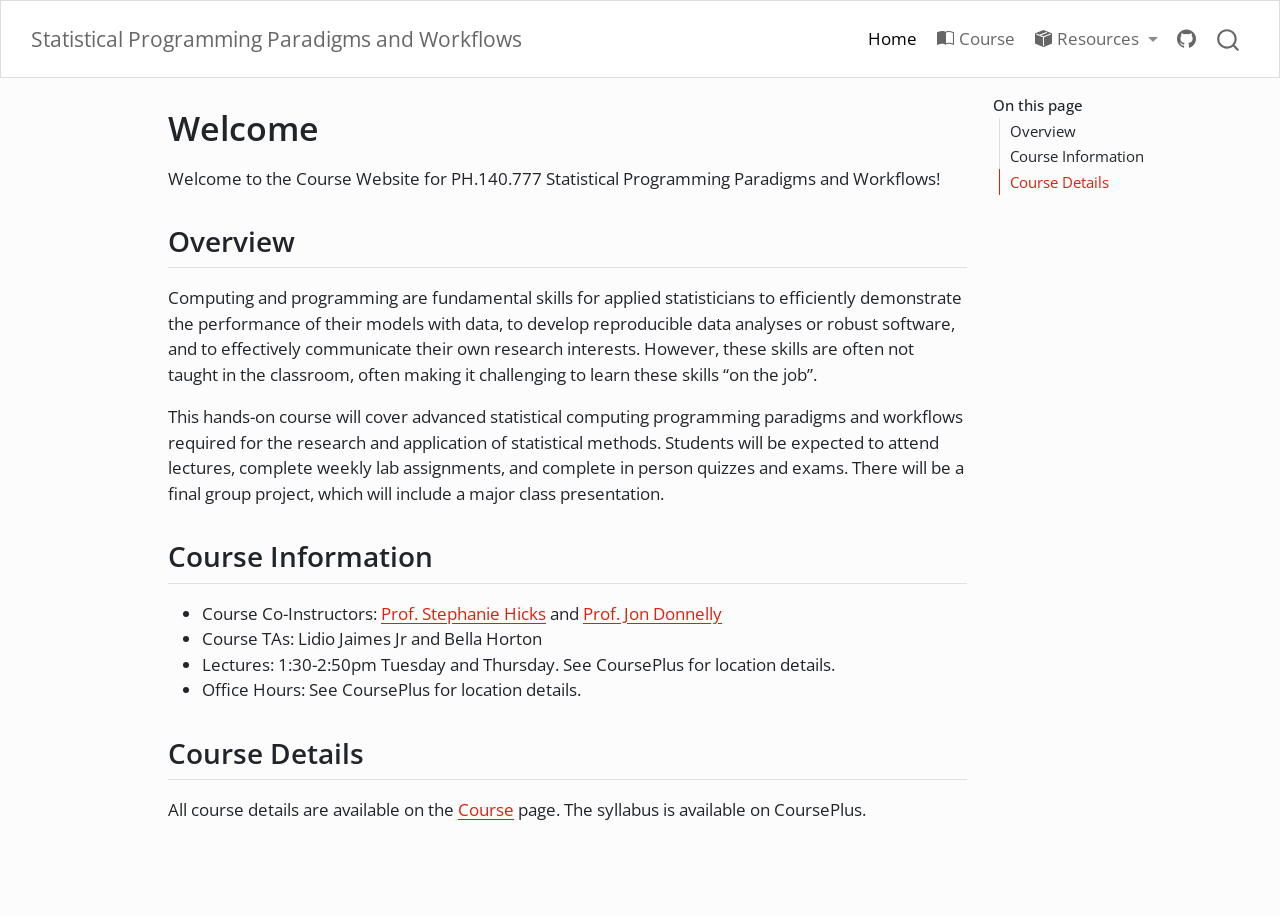
<file: index.html>
<!DOCTYPE html>
<html xmlns="http://www.w3.org/1999/xhtml" lang="en" xml:lang="en"><head>

<meta charset="utf-8">
<meta name="generator" content="quarto-1.10.19">

<meta name="viewport" content="width=device-width, initial-scale=1.0, user-scalable=yes">


<title>Welcome – Statistical Programming Paradigms and Workflows</title>
<style>
/* Default styles provided by pandoc.
** See https://pandoc.org/MANUAL.html#variables-for-html for config info.
*/
span.smallcaps{font-variant: small-caps;}
div.columns{display: flex; gap: 1.5em;}
div.column{flex: auto;}
@media screen {
div.columns{gap: min(4vw, 1.5em);}
div.column{overflow-x: auto;}
}
div.hanging-indent{margin-left: 1.5em; text-indent: -1.5em;}
ul.task-list{list-style: none;}
ul.task-list li input[type="checkbox"] {
  width: 0.8em;
  margin: 0 0.8em 0.2em -1em; /* quarto-specific, see https://github.com/quarto-dev/quarto-cli/issues/4556 */ 
  vertical-align: middle;
}
</style>


<script src="site_libs/quarto-nav/quarto-nav.js"></script>
<script src="site_libs/quarto-nav/headroom.min.js"></script>
<script src="site_libs/clipboard/clipboard.min.js"></script>
<script src="site_libs/quarto-search/autocomplete.umd.js"></script>
<script src="site_libs/quarto-search/fuse.min.js"></script>
<script src="site_libs/quarto-search/quarto-search.js"></script>
<meta name="quarto:offset" content="./">
<script src="site_libs/quarto-html/quarto.js" type="module"></script>
<script src="site_libs/quarto-html/tabsets/tabsets.js" type="module"></script>
<script src="site_libs/quarto-html/popper.min.js"></script>
<script src="site_libs/quarto-html/tippy.umd.min.js"></script>
<script src="site_libs/quarto-html/anchor.min.js"></script>
<link href="site_libs/quarto-html/tippy.css" rel="stylesheet">
<link href="site_libs/quarto-html/quarto-syntax-highlighting-bf27225e3a48a9273f3daa8f8e829971.css" rel="stylesheet" id="quarto-text-highlighting-styles">
<script src="site_libs/bootstrap/bootstrap.min.js"></script>
<link href="site_libs/bootstrap/bootstrap-icons.css" rel="stylesheet">
<link href="site_libs/bootstrap/bootstrap-bd96c79fb341d3a7dc5cc66cf6f7c539.min.css" rel="stylesheet" append-hash="true" id="quarto-bootstrap" data-mode="light">
<script id="quarto-search-options" type="application/json">{
  "location": "navbar",
  "copy-button": false,
  "collapse-after": 3,
  "panel-placement": "end",
  "type": "overlay",
  "limit": 50,
  "keyboard-shortcut": [
    "f",
    "/",
    "s"
  ],
  "show-item-context": false,
  "language": {
    "search-no-results-text": "No results",
    "search-matching-documents-text": "matching documents",
    "search-copy-link-title": "Copy link to search",
    "search-hide-matches-text": "Hide additional matches",
    "search-more-match-text": "more match in this document",
    "search-more-matches-text": "more matches in this document",
    "search-clear-button-title": "Clear",
    "search-text-placeholder": "",
    "search-detached-cancel-button-title": "Cancel",
    "search-submit-button-title": "Submit",
    "search-label": "Search"
  }
}</script>


<link rel="stylesheet" href="styles.css">
</head>

<body class="nav-fixed quarto-light">

<div id="quarto-search-results"></div>
  <header id="quarto-header" class="headroom fixed-top">
    <nav class="navbar navbar-expand-lg " data-bs-theme="dark">
      <div class="navbar-container container-fluid">
      <div class="navbar-brand-container mx-auto">
    <a class="navbar-brand" href="./index.html">
    <span class="navbar-title">Statistical Programming Paradigms and Workflows</span>
    </a>
  </div>
            <div id="quarto-search" class="" title="Search"></div>
          <button class="navbar-toggler" type="button" data-bs-toggle="collapse" data-bs-target="#navbarCollapse" aria-controls="navbarCollapse" role="menu" aria-expanded="false" aria-label="Toggle navigation" onclick="if (window.quartoToggleHeadroom) { window.quartoToggleHeadroom(); }">
  <span class="navbar-toggler-icon"></span>
</button>
          <div class="collapse navbar-collapse" id="navbarCollapse">
            <ul class="navbar-nav navbar-nav-scroll ms-auto">
  <li class="nav-item">
    <a class="nav-link active" href="./index.html" aria-current="page"> <i class="bi bi-home" role="img">
</i> 
<span class="menu-text">Home</span></a>
  </li>  
  <li class="nav-item">
    <a class="nav-link" href="./lectures.html"> <i class="bi bi-book-half" role="img">
</i> 
<span class="menu-text">Course</span></a>
  </li>  
  <li class="nav-item dropdown ">
    <a class="nav-link dropdown-toggle" href="#" id="nav-menu-resources" role="link" data-bs-toggle="dropdown" aria-expanded="false">
      <i class="bi bi-box-seam-fill" role="img">
</i> 
 <span class="menu-text">Resources</span>
    </a>
    <ul class="dropdown-menu dropdown-menu-end" aria-labelledby="nav-menu-resources">    
        <li>
    <a class="dropdown-item" href="./readings.html">
 <span class="dropdown-text">Pre-reading</span></a>
  </li>  
        <li>
    <a class="dropdown-item" href="./homeworks.html">
 <span class="dropdown-text">Homeworks</span></a>
  </li>  
        <li>
    <a class="dropdown-item" href="./resources.html">
 <span class="dropdown-text">Additional Resources</span></a>
  </li>  
    </ul>
  </li>
  <li class="nav-item compact">
    <a class="nav-link" href="https://github.com/stephaniehicks/jhustatprogramming2026"> <i class="bi bi-github" role="img">
</i> 
<span class="menu-text"></span></a>
  </li>  
</ul>
          </div> <!-- /navcollapse -->
            <div class="quarto-navbar-tools">
</div>
      </div> <!-- /container-fluid -->
    </nav>
</header>
<!-- content -->
<div id="quarto-content" class="quarto-container page-columns page-rows-contents page-layout-article page-navbar">
<!-- sidebar -->
<!-- margin-sidebar -->
    <div id="quarto-margin-sidebar" class="sidebar margin-sidebar">
        <nav id="TOC" role="doc-toc" class="toc-active">
    <h2 id="toc-title">On this page</h2>
   
  <ul>
  <li><a href="#overview" id="toc-overview" class="nav-link active" data-scroll-target="#overview">Overview</a></li>
  <li><a href="#course-information" id="toc-course-information" class="nav-link" data-scroll-target="#course-information">Course Information</a></li>
  <li><a href="#course-details" id="toc-course-details" class="nav-link" data-scroll-target="#course-details">Course Details</a></li>
  </ul>
</nav>
    </div>
<!-- main -->
<main class="content" id="quarto-document-content">

<header id="title-block-header" class="quarto-title-block default">
<div class="quarto-title">
<h1 class="title">Welcome</h1>
</div>



<div class="quarto-title-meta">

    
  
    
  </div>
  


</header>


<p>Welcome to the Course Website for PH.140.777 Statistical Programming Paradigms and Workflows!</p>
<section id="overview" class="level2">
<h2 class="anchored" data-anchor-id="overview">Overview</h2>
<p>Computing and programming are fundamental skills for applied statisticians to efficiently demonstrate the performance of their models with data, to develop reproducible data analyses or robust software, and to effectively communicate their own research interests. However, these skills are often not taught in the classroom, often making it challenging to learn these skills “on the job”.</p>
<p>This hands-on course will cover advanced statistical computing programming paradigms and workflows required for the research and application of statistical methods. Students will be expected to attend lectures, complete weekly lab assignments, and complete in person quizzes and exams. There will be a final group project, which will include a major class presentation.</p>
</section>
<section id="course-information" class="level2">
<h2 class="anchored" data-anchor-id="course-information">Course Information</h2>
<ul>
<li>Course Co-Instructors: <a href="https://www.stephaniehicks.com">Prof.&nbsp;Stephanie Hicks</a> and <a href="https://jdonnelly36.github.io/">Prof.&nbsp;Jon Donnelly</a></li>
<li>Course TAs: Lidio Jaimes Jr and Bella Horton</li>
<li>Lectures: 1:30-2:50pm Tuesday and Thursday. See CoursePlus for location details.</li>
<li>Office Hours: See CoursePlus for location details.</li>
</ul>
</section>
<section id="course-details" class="level2">
<h2 class="anchored" data-anchor-id="course-details">Course Details</h2>
<p>All course details are available on the <a href="./lectures.html">Course</a> page. The syllabus is available on CoursePlus.</p>


</section>

</main> <!-- /main -->
<script id="quarto-html-after-body" type="application/javascript">
  window.document.addEventListener("DOMContentLoaded", function (event) {
    const icon = "";
    const anchorJS = new window.AnchorJS();
    anchorJS.options = {
      placement: 'right',
      icon: icon
    };
    anchorJS.add('.anchored');
    const isCodeAnnotation = (el) => {
      for (const clz of el.classList) {
        if (clz.startsWith('code-annotation-')) {                     
          return true;
        }
      }
      return false;
    }
    const onCopySuccess = function(e) {
      // button target
      const button = e.trigger;
      // don't keep focus
      button.blur();
      // flash "checked"
      button.classList.add('code-copy-button-checked');
      var currentTitle = button.getAttribute("title");
      button.setAttribute("title", "Copied!");
      let tooltip;
      if (window.bootstrap) {
        button.setAttribute("data-bs-toggle", "tooltip");
        button.setAttribute("data-bs-placement", "left");
        button.setAttribute("data-bs-title", "Copied!");
        tooltip = new bootstrap.Tooltip(button, 
          { trigger: "manual", 
            customClass: "code-copy-button-tooltip",
            offset: [0, -8]});
        tooltip.show();    
      }
      setTimeout(function() {
        if (tooltip) {
          tooltip.hide();
          button.removeAttribute("data-bs-title");
          button.removeAttribute("data-bs-toggle");
          button.removeAttribute("data-bs-placement");
        }
        button.setAttribute("title", currentTitle);
        button.classList.remove('code-copy-button-checked');
      }, 1000);
      // clear code selection
      e.clearSelection();
    }
    const getTextToCopy = function(trigger) {
      const outerScaffold = trigger.parentElement.cloneNode(true);
      const codeEl = outerScaffold.querySelector('code');
      for (const childEl of codeEl.children) {
        if (isCodeAnnotation(childEl)) {
          childEl.remove();
        }
      }
      return codeEl.innerText;
    }
    const clipboard = new window.ClipboardJS('.code-copy-button:not([data-in-quarto-modal])', {
      text: getTextToCopy
    });
    clipboard.on('success', onCopySuccess);
    if (window.document.getElementById('quarto-embedded-source-code-modal')) {
      const clipboardModal = new window.ClipboardJS('.code-copy-button[data-in-quarto-modal]', {
        text: getTextToCopy,
        container: window.document.getElementById('quarto-embedded-source-code-modal')
      });
      clipboardModal.on('success', onCopySuccess);
    }
      var localhostRegex = new RegExp(/^(?:http|https):\/\/localhost\:?[0-9]*\//);
      var mailtoRegex = new RegExp(/^mailto:/);
        var filterRegex = new RegExp("https:\/\/stephaniehicks\.github\.io\/jhustatprogramming2026\/");
      var isInternal = (href) => {
          return filterRegex.test(href) || localhostRegex.test(href) || mailtoRegex.test(href);
      }
      // Inspect non-navigation links and adorn them if external
     var links = window.document.querySelectorAll('a[href]:not(.nav-link):not(.navbar-brand):not(.toc-action):not(.sidebar-link):not(.sidebar-item-toggle):not(.pagination-link):not(.no-external):not([aria-hidden]):not(.dropdown-item):not(.quarto-navigation-tool):not(.about-link)');
      for (var i=0; i<links.length; i++) {
        const link = links[i];
        if (!isInternal(link.href)) {
          // undo the damage that might have been done by quarto-nav.js in the case of
          // links that we want to consider external
          if (link.dataset.originalHref !== undefined) {
            link.href = link.dataset.originalHref;
          }
        }
      }
    function tippyHover(el, contentFn, onTriggerFn, onUntriggerFn) {
      const config = {
        allowHTML: true,
        maxWidth: 500,
        delay: 100,
        arrow: false,
        appendTo: function(el) {
            return el.parentElement;
        },
        interactive: true,
        interactiveBorder: 10,
        theme: 'quarto',
        placement: 'bottom-start',
      };
      if (contentFn) {
        config.content = contentFn;
      }
      if (onTriggerFn) {
        config.onTrigger = onTriggerFn;
      }
      if (onUntriggerFn) {
        config.onUntrigger = onUntriggerFn;
      }
      window.tippy(el, config); 
    }
    const noterefs = window.document.querySelectorAll('a[role="doc-noteref"]');
    for (var i=0; i<noterefs.length; i++) {
      const ref = noterefs[i];
      tippyHover(ref, function() {
        // use id or data attribute instead here
        let href = ref.getAttribute('data-footnote-href') || ref.getAttribute('href');
        try { href = new URL(href).hash; } catch {}
        const id = href.replace(/^#\/?/, "");
        const note = window.document.getElementById(id);
        if (note) {
          return note.innerHTML;
        } else {
          return "";
        }
      });
    }
    const xrefs = window.document.querySelectorAll('a.quarto-xref');
    const processXRef = (id, note) => {
      // Strip column container classes
      const stripColumnClz = (el) => {
        el.classList.remove("page-full", "page-columns");
        if (el.children) {
          for (const child of el.children) {
            stripColumnClz(child);
          }
        }
      }
      stripColumnClz(note)
      if (id === null || id.startsWith('sec-')) {
        // Special case sections, only their first couple elements
        const container = document.createElement("div");
        if (note.children && note.children.length > 2) {
          container.appendChild(note.children[0].cloneNode(true));
          for (let i = 1; i < note.children.length; i++) {
            const child = note.children[i];
            if (child.tagName === "P" && child.innerText === "") {
              continue;
            } else {
              container.appendChild(child.cloneNode(true));
              break;
            }
          }
          if (window.Quarto?.typesetMath) {
            window.Quarto.typesetMath(container);
          }
          return container.innerHTML
        } else {
          if (window.Quarto?.typesetMath) {
            window.Quarto.typesetMath(note);
          }
          return note.innerHTML;
        }
      } else {
        // Remove any anchor links if they are present
        const anchorLink = note.querySelector('a.anchorjs-link');
        if (anchorLink) {
          anchorLink.remove();
        }
        if (window.Quarto?.typesetMath) {
          window.Quarto.typesetMath(note);
        }
        if (note.classList.contains("callout")) {
          return note.outerHTML;
        } else {
          return note.innerHTML;
        }
      }
    }
    for (var i=0; i<xrefs.length; i++) {
      const xref = xrefs[i];
      tippyHover(xref, undefined, function(instance) {
        instance.disable();
        let url = xref.getAttribute('href');
        let hash = undefined; 
        if (url.startsWith('#')) {
          hash = url;
        } else {
          try { hash = new URL(url).hash; } catch {}
        }
        if (hash) {
          const id = hash.replace(/^#\/?/, "");
          const note = window.document.getElementById(id);
          if (note !== null) {
            try {
              const html = processXRef(id, note.cloneNode(true));
              instance.setContent(html);
            } finally {
              instance.enable();
              instance.show();
            }
          } else {
            // See if we can fetch this
            fetch(url.split('#')[0])
            .then(res => res.text())
            .then(html => {
              const parser = new DOMParser();
              const htmlDoc = parser.parseFromString(html, "text/html");
              const note = htmlDoc.getElementById(id);
              if (note !== null) {
                const html = processXRef(id, note);
                instance.setContent(html);
              } 
            }).finally(() => {
              instance.enable();
              instance.show();
            });
          }
        } else {
          // See if we can fetch a full url (with no hash to target)
          // This is a special case and we should probably do some content thinning / targeting
          fetch(url)
          .then(res => res.text())
          .then(html => {
            const parser = new DOMParser();
            const htmlDoc = parser.parseFromString(html, "text/html");
            const note = htmlDoc.querySelector('main.content');
            if (note !== null) {
              // This should only happen for chapter cross references
              // (since there is no id in the URL)
              // remove the first header
              if (note.children.length > 0 && note.children[0].tagName === "HEADER") {
                note.children[0].remove();
              }
              const html = processXRef(null, note);
              instance.setContent(html);
            } 
          }).finally(() => {
            instance.enable();
            instance.show();
          });
        }
      }, function(instance) {
      });
    }
        let selectedAnnoteEl;
        const selectorForAnnotation = ( cell, annotation) => {
          let cellAttr = 'data-code-cell="' + cell + '"';
          let lineAttr = 'data-code-annotation="' +  annotation + '"';
          const selector = 'span[' + cellAttr + '][' + lineAttr + ']';
          return selector;
        }
        const selectCodeLines = (annoteEl) => {
          const doc = window.document;
          const targetCell = annoteEl.getAttribute("data-target-cell");
          const targetAnnotation = annoteEl.getAttribute("data-target-annotation");
          const annoteSpan = window.document.querySelector(selectorForAnnotation(targetCell, targetAnnotation));
          const lines = annoteSpan.getAttribute("data-code-lines").split(",");
          const lineIds = lines.map((line) => {
            return targetCell + "-" + line;
          })
          let top = null;
          let height = null;
          let parent = null;
          if (lineIds.length > 0) {
              //compute the position of the single el (top and bottom and make a div)
              const el = window.document.getElementById(lineIds[0]);
              top = el.offsetTop;
              height = el.offsetHeight;
              parent = el.parentElement.parentElement;
            if (lineIds.length > 1) {
              const lastEl = window.document.getElementById(lineIds[lineIds.length - 1]);
              const bottom = lastEl.offsetTop + lastEl.offsetHeight;
              height = bottom - top;
            }
            if (top !== null && height !== null && parent !== null) {
              // cook up a div (if necessary) and position it 
              let div = window.document.getElementById("code-annotation-line-highlight");
              if (div === null) {
                div = window.document.createElement("div");
                div.setAttribute("id", "code-annotation-line-highlight");
                div.style.position = 'absolute';
                parent.appendChild(div);
              }
              div.style.top = top - 2 + "px";
              div.style.height = height + 4 + "px";
              div.style.left = 0;
              let gutterDiv = window.document.getElementById("code-annotation-line-highlight-gutter");
              if (gutterDiv === null) {
                gutterDiv = window.document.createElement("div");
                gutterDiv.setAttribute("id", "code-annotation-line-highlight-gutter");
                gutterDiv.style.position = 'absolute';
                const codeCell = window.document.getElementById(targetCell);
                const gutter = codeCell.querySelector('.code-annotation-gutter');
                gutter.appendChild(gutterDiv);
              }
              gutterDiv.style.top = top - 2 + "px";
              gutterDiv.style.height = height + 4 + "px";
            }
            selectedAnnoteEl = annoteEl;
          }
        };
        const unselectCodeLines = () => {
          const elementsIds = ["code-annotation-line-highlight", "code-annotation-line-highlight-gutter"];
          elementsIds.forEach((elId) => {
            const div = window.document.getElementById(elId);
            if (div) {
              div.remove();
            }
          });
          selectedAnnoteEl = undefined;
        };
          // Handle positioning of the toggle
      window.addEventListener(
        "resize",
        throttle(() => {
          elRect = undefined;
          if (selectedAnnoteEl) {
            selectCodeLines(selectedAnnoteEl);
          }
        }, 10)
      );
      function throttle(fn, ms) {
      let throttle = false;
      let timer;
        return (...args) => {
          if(!throttle) { // first call gets through
              fn.apply(this, args);
              throttle = true;
          } else { // all the others get throttled
              if(timer) clearTimeout(timer); // cancel #2
              timer = setTimeout(() => {
                fn.apply(this, args);
                timer = throttle = false;
              }, ms);
          }
        };
      }
        // Attach click handler to the DT
        const annoteDls = window.document.querySelectorAll('dt[data-target-cell]');
        for (const annoteDlNode of annoteDls) {
          annoteDlNode.addEventListener('click', (event) => {
            const clickedEl = event.target;
            if (clickedEl !== selectedAnnoteEl) {
              unselectCodeLines();
              const activeEl = window.document.querySelector('dt[data-target-cell].code-annotation-active');
              if (activeEl) {
                activeEl.classList.remove('code-annotation-active');
              }
              selectCodeLines(clickedEl);
              clickedEl.classList.add('code-annotation-active');
            } else {
              // Unselect the line
              unselectCodeLines();
              clickedEl.classList.remove('code-annotation-active');
            }
          });
        }
    const findCites = (el) => {
      const parentEl = el.parentElement;
      if (parentEl) {
        const cites = parentEl.dataset.cites;
        if (cites) {
          return {
            el,
            cites: cites.split(' ')
          };
        } else {
          return findCites(el.parentElement)
        }
      } else {
        return undefined;
      }
    };
    var bibliorefs = window.document.querySelectorAll('a[role="doc-biblioref"]');
    for (var i=0; i<bibliorefs.length; i++) {
      const ref = bibliorefs[i];
      const citeInfo = findCites(ref);
      if (citeInfo) {
        tippyHover(citeInfo.el, function() {
          var popup = window.document.createElement('div');
          citeInfo.cites.forEach(function(cite) {
            var citeDiv = window.document.createElement('div');
            citeDiv.classList.add('hanging-indent');
            citeDiv.classList.add('csl-entry');
            var biblioDiv = window.document.getElementById('ref-' + cite);
            if (biblioDiv) {
              citeDiv.innerHTML = biblioDiv.innerHTML;
            }
            popup.appendChild(citeDiv);
          });
          return popup.innerHTML;
        });
      }
    }
  });
  </script>
</div> <!-- /content -->




</body></html>
</file>
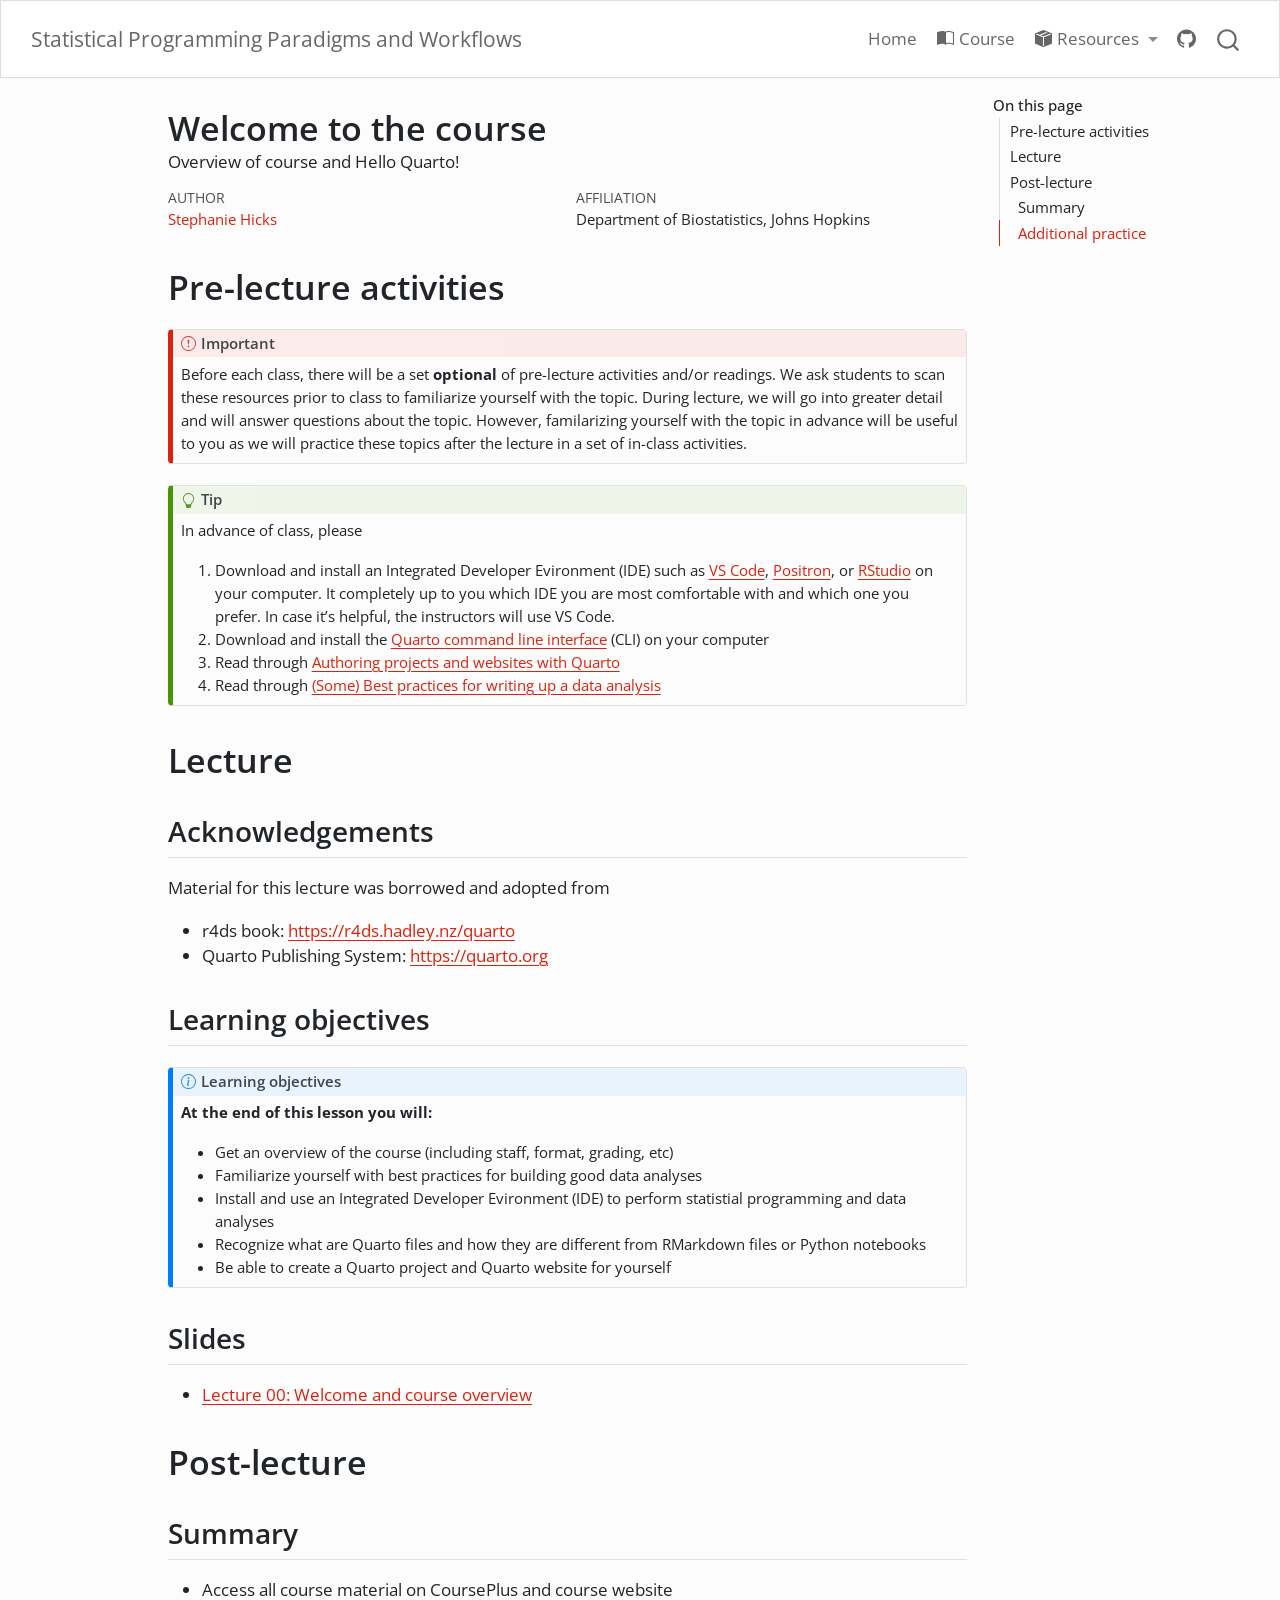
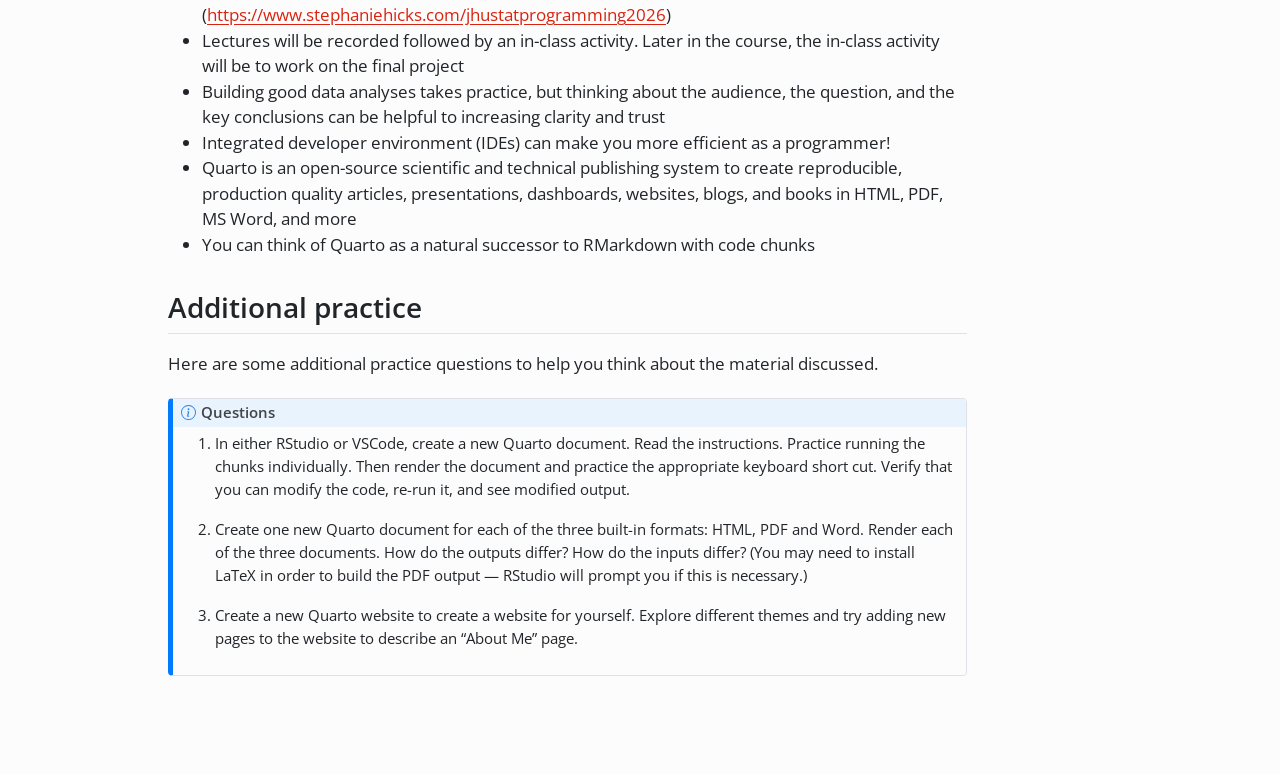
<file: lectures/00-course-intro/index.html>
<!DOCTYPE html>
<html xmlns="http://www.w3.org/1999/xhtml" lang="en" xml:lang="en"><head>

<meta charset="utf-8">
<meta name="generator" content="quarto-1.10.19">

<meta name="viewport" content="width=device-width, initial-scale=1.0, user-scalable=yes">

<meta name="author" content="Stephanie Hicks">
<meta name="description" content="Overview of course and Hello Quarto!">

<title>Welcome to the course – Statistical Programming Paradigms and Workflows</title>
<style>
/* Default styles provided by pandoc.
** See https://pandoc.org/MANUAL.html#variables-for-html for config info.
*/
span.smallcaps{font-variant: small-caps;}
div.columns{display: flex; gap: 1.5em;}
div.column{flex: auto;}
@media screen {
div.columns{gap: min(4vw, 1.5em);}
div.column{overflow-x: auto;}
}
div.hanging-indent{margin-left: 1.5em; text-indent: -1.5em;}
ul.task-list{list-style: none;}
ul.task-list li input[type="checkbox"] {
  width: 0.8em;
  margin: 0 0.8em 0.2em -1em; /* quarto-specific, see https://github.com/quarto-dev/quarto-cli/issues/4556 */ 
  vertical-align: middle;
}
</style>


<script src="../../site_libs/quarto-nav/quarto-nav.js"></script>
<script src="../../site_libs/quarto-nav/headroom.min.js"></script>
<script src="../../site_libs/clipboard/clipboard.min.js"></script>
<script src="../../site_libs/quarto-search/autocomplete.umd.js"></script>
<script src="../../site_libs/quarto-search/fuse.min.js"></script>
<script src="../../site_libs/quarto-search/quarto-search.js"></script>
<meta name="quarto:offset" content="../../">
<script src="../../site_libs/quarto-html/quarto.js" type="module"></script>
<script src="../../site_libs/quarto-html/tabsets/tabsets.js" type="module"></script>
<script src="../../site_libs/quarto-html/popper.min.js"></script>
<script src="../../site_libs/quarto-html/tippy.umd.min.js"></script>
<script src="../../site_libs/quarto-html/anchor.min.js"></script>
<link href="../../site_libs/quarto-html/tippy.css" rel="stylesheet">
<link href="../../site_libs/quarto-html/quarto-syntax-highlighting-bf27225e3a48a9273f3daa8f8e829971.css" rel="stylesheet" id="quarto-text-highlighting-styles">
<script src="../../site_libs/bootstrap/bootstrap.min.js"></script>
<link href="../../site_libs/bootstrap/bootstrap-icons.css" rel="stylesheet">
<link href="../../site_libs/bootstrap/bootstrap-bd96c79fb341d3a7dc5cc66cf6f7c539.min.css" rel="stylesheet" append-hash="true" id="quarto-bootstrap" data-mode="light">
<script id="quarto-search-options" type="application/json">{
  "location": "navbar",
  "copy-button": false,
  "collapse-after": 3,
  "panel-placement": "end",
  "type": "overlay",
  "limit": 50,
  "keyboard-shortcut": [
    "f",
    "/",
    "s"
  ],
  "show-item-context": false,
  "language": {
    "search-no-results-text": "No results",
    "search-matching-documents-text": "matching documents",
    "search-copy-link-title": "Copy link to search",
    "search-hide-matches-text": "Hide additional matches",
    "search-more-match-text": "more match in this document",
    "search-more-matches-text": "more matches in this document",
    "search-clear-button-title": "Clear",
    "search-text-placeholder": "",
    "search-detached-cancel-button-title": "Cancel",
    "search-submit-button-title": "Submit",
    "search-label": "Search"
  }
}</script>


<link rel="stylesheet" href="../../styles.css">
</head>

<body class="nav-fixed quarto-light">

<div id="quarto-search-results"></div>
  <header id="quarto-header" class="headroom fixed-top">
    <nav class="navbar navbar-expand-lg " data-bs-theme="dark">
      <div class="navbar-container container-fluid">
      <div class="navbar-brand-container mx-auto">
    <a class="navbar-brand" href="../../index.html">
    <span class="navbar-title">Statistical Programming Paradigms and Workflows</span>
    </a>
  </div>
            <div id="quarto-search" class="" title="Search"></div>
          <button class="navbar-toggler" type="button" data-bs-toggle="collapse" data-bs-target="#navbarCollapse" aria-controls="navbarCollapse" role="menu" aria-expanded="false" aria-label="Toggle navigation" onclick="if (window.quartoToggleHeadroom) { window.quartoToggleHeadroom(); }">
  <span class="navbar-toggler-icon"></span>
</button>
          <div class="collapse navbar-collapse" id="navbarCollapse">
            <ul class="navbar-nav navbar-nav-scroll ms-auto">
  <li class="nav-item">
    <a class="nav-link" href="../../index.html"> <i class="bi bi-home" role="img">
</i> 
<span class="menu-text">Home</span></a>
  </li>  
  <li class="nav-item">
    <a class="nav-link" href="../../lectures.html"> <i class="bi bi-book-half" role="img">
</i> 
<span class="menu-text">Course</span></a>
  </li>  
  <li class="nav-item dropdown ">
    <a class="nav-link dropdown-toggle" href="#" id="nav-menu-resources" role="link" data-bs-toggle="dropdown" aria-expanded="false">
      <i class="bi bi-box-seam-fill" role="img">
</i> 
 <span class="menu-text">Resources</span>
    </a>
    <ul class="dropdown-menu dropdown-menu-end" aria-labelledby="nav-menu-resources">    
        <li>
    <a class="dropdown-item" href="../../readings.html">
 <span class="dropdown-text">Pre-reading</span></a>
  </li>  
        <li>
    <a class="dropdown-item" href="../../homeworks.html">
 <span class="dropdown-text">Homeworks</span></a>
  </li>  
        <li>
    <a class="dropdown-item" href="../../resources.html">
 <span class="dropdown-text">Additional Resources</span></a>
  </li>  
    </ul>
  </li>
  <li class="nav-item compact">
    <a class="nav-link" href="https://github.com/stephaniehicks/jhustatprogramming2026"> <i class="bi bi-github" role="img">
</i> 
<span class="menu-text"></span></a>
  </li>  
</ul>
          </div> <!-- /navcollapse -->
            <div class="quarto-navbar-tools">
</div>
      </div> <!-- /container-fluid -->
    </nav>
</header>
<!-- content -->
<div id="quarto-content" class="quarto-container page-columns page-rows-contents page-layout-article page-navbar">
<!-- sidebar -->
<!-- margin-sidebar -->
    <div id="quarto-margin-sidebar" class="sidebar margin-sidebar">
        <nav id="TOC" role="doc-toc" class="toc-active">
    <h2 id="toc-title">On this page</h2>
   
  <ul>
  <li><a href="#pre-lecture-activities" id="toc-pre-lecture-activities" class="nav-link active" data-scroll-target="#pre-lecture-activities">Pre-lecture activities</a></li>
  <li><a href="#lecture" id="toc-lecture" class="nav-link" data-scroll-target="#lecture">Lecture</a>
  <ul class="collapse">
  <li><a href="#acknowledgements" id="toc-acknowledgements" class="nav-link" data-scroll-target="#acknowledgements">Acknowledgements</a></li>
  <li><a href="#learning-objectives" id="toc-learning-objectives" class="nav-link" data-scroll-target="#learning-objectives">Learning objectives</a></li>
  <li><a href="#slides" id="toc-slides" class="nav-link" data-scroll-target="#slides">Slides</a></li>
  </ul></li>
  <li><a href="#post-lecture" id="toc-post-lecture" class="nav-link" data-scroll-target="#post-lecture">Post-lecture</a>
  <ul class="collapse">
  <li><a href="#summary" id="toc-summary" class="nav-link" data-scroll-target="#summary">Summary</a></li>
  <li><a href="#additional-practice" id="toc-additional-practice" class="nav-link" data-scroll-target="#additional-practice">Additional practice</a></li>
  </ul></li>
  </ul>
</nav>
    </div>
<!-- main -->
<main class="content" id="quarto-document-content">

<header id="title-block-header" class="quarto-title-block default">
<div class="quarto-title">
<h1 class="title">Welcome to the course</h1>
</div>

<div>
  <div class="description">
    Overview of course and Hello Quarto!
  </div>
</div>

<div class="quarto-title-meta-author">
  <div class="quarto-title-meta-heading">Author</div>
  <div class="quarto-title-meta-heading">Affiliation</div>
  
    <div class="quarto-title-meta-contents">
    <p class="author"><a href="https://stephaniehicks.com">Stephanie Hicks</a> </p>
  </div>
  <div class="quarto-title-meta-contents">
        <p class="affiliation">
            Department of Biostatistics, Johns Hopkins
          </p>
      </div>
  </div>

<div class="quarto-title-meta">

      
  
    
  </div>
  


</header>


<section id="pre-lecture-activities" class="level1">
<h1>Pre-lecture activities</h1>
<div class="callout callout-style-default callout-important callout-titled">
<div class="callout-header d-flex align-content-center">
<div class="callout-icon-container">
<i class="callout-icon"></i>
</div>
<div class="callout-title-container flex-fill">
Important
</div>
</div>
<div class="callout-body-container callout-body">
<p>Before each class, there will be a set <strong>optional</strong> of pre-lecture activities and/or readings. We ask students to scan these resources prior to class to familiarize yourself with the topic. During lecture, we will go into greater detail and will answer questions about the topic. However, familarizing yourself with the topic in advance will be useful to you as we will practice these topics after the lecture in a set of in-class activities.</p>
</div>
</div>
<div class="callout callout-style-default callout-tip callout-titled">
<div class="callout-header d-flex align-content-center">
<div class="callout-icon-container">
<i class="callout-icon"></i>
</div>
<div class="callout-title-container flex-fill">
Tip
</div>
</div>
<div class="callout-body-container callout-body">
<p>In advance of class, please</p>
<ol type="1">
<li>Download and install an Integrated Developer Evironment (IDE) such as <a href="https://code.visualstudio.com/">VS Code</a>, <a href="https://positron.posit.co/">Positron</a>, or <a href="https://posit.co/downloads/">RStudio</a> on your computer. It completely up to you which IDE you are most comfortable with and which one you prefer. In case it’s helpful, the instructors will use VS Code.</li>
<li>Download and install the <a href="https://quarto.org/docs/get-started/">Quarto command line interface</a> (CLI) on your computer</li>
<li>Read through <a href="../../readings/00-quarto/index.html">Authoring projects and websites with Quarto</a></li>
<li>Read through <a href="../../readings/00-best-practices-data-analysis/index.html">(Some) Best practices for writing up a data analysis</a></li>
</ol>
</div>
</div>
</section>
<section id="lecture" class="level1">
<h1>Lecture</h1>
<section id="acknowledgements" class="level2">
<h2 class="anchored" data-anchor-id="acknowledgements">Acknowledgements</h2>
<p>Material for this lecture was borrowed and adopted from</p>
<ul>
<li>r4ds book: <a href="https://r4ds.hadley.nz/quarto" class="uri">https://r4ds.hadley.nz/quarto</a></li>
<li>Quarto Publishing System: <a href="https://quarto.org" class="uri">https://quarto.org</a></li>
</ul>
</section>
<section id="learning-objectives" class="level2">
<h2 class="anchored" data-anchor-id="learning-objectives">Learning objectives</h2>
<div class="callout callout-style-default callout-note callout-titled">
<div class="callout-header d-flex align-content-center">
<div class="callout-icon-container">
<i class="callout-icon"></i>
</div>
<div class="callout-title-container flex-fill">
<span class="screen-reader-only">Note</span>Learning objectives
</div>
</div>
<div class="callout-body-container callout-body">
<p><strong>At the end of this lesson you will:</strong></p>
<ul>
<li>Get an overview of the course (including staff, format, grading, etc)</li>
<li>Familiarize yourself with best practices for building good data analyses</li>
<li>Install and use an Integrated Developer Evironment (IDE) to perform statistial programming and data analyses</li>
<li>Recognize what are Quarto files and how they are different from RMarkdown files or Python notebooks</li>
<li>Be able to create a Quarto project and Quarto website for yourself</li>
</ul>
</div>
</div>
</section>
<section id="slides" class="level2">
<h2 class="anchored" data-anchor-id="slides">Slides</h2>
<ul>
<li><a href="https://docs.google.com/presentation/d/1e66tFHGnKh0bZ0uhAT8i0BVqByCX6KHvsHXczLHprWw/edit?usp=sharing">Lecture 00: Welcome and course overview</a></li>
</ul>
</section>
</section>
<section id="post-lecture" class="level1">
<h1>Post-lecture</h1>
<section id="summary" class="level2">
<h2 class="anchored" data-anchor-id="summary">Summary</h2>
<ul>
<li>Access all course material on CoursePlus and course website (<a href="https://www.stephaniehicks.com/jhustatprogramming2026" class="uri">https://www.stephaniehicks.com/jhustatprogramming2026</a>)</li>
<li>Lectures will be recorded followed by an in-class activity. Later in the course, the in-class activity will be to work on the final project</li>
<li>Building good data analyses takes practice, but thinking about the audience, the question, and the key conclusions can be helpful to increasing clarity and trust</li>
<li>Integrated developer environment (IDEs) can make you more efficient as a programmer!</li>
<li>Quarto is an open-source scientific and technical publishing system to create reproducible, production quality articles, presentations, dashboards, websites, blogs, and books in HTML, PDF, MS Word, and more</li>
<li>You can think of Quarto as a natural successor to RMarkdown with code chunks</li>
</ul>
</section>
<section id="additional-practice" class="level2">
<h2 class="anchored" data-anchor-id="additional-practice">Additional practice</h2>
<p>Here are some additional practice questions to help you think about the material discussed.</p>
<div class="callout callout-style-default callout-note callout-titled">
<div class="callout-header d-flex align-content-center">
<div class="callout-icon-container">
<i class="callout-icon"></i>
</div>
<div class="callout-title-container flex-fill">
<span class="screen-reader-only">Note</span>Questions
</div>
</div>
<div class="callout-body-container callout-body">
<ol type="1">
<li><p>In either RStudio or VSCode, create a new Quarto document. Read the instructions. Practice running the chunks individually. Then render the document and practice the appropriate keyboard short cut. Verify that you can modify the code, re-run it, and see modified output.</p></li>
<li><p>Create one new Quarto document for each of the three built-in formats: HTML, PDF and Word. Render each of the three documents. How do the outputs differ? How do the inputs differ? (You may need to install LaTeX in order to build the PDF output — RStudio will prompt you if this is necessary.)</p></li>
<li><p>Create a new Quarto website to create a website for yourself. Explore different themes and try adding new pages to the website to describe an “About Me” page.</p></li>
</ol>
</div>
</div>


</section>
</section>

</main> <!-- /main -->
<script id="quarto-html-after-body" type="application/javascript">
  window.document.addEventListener("DOMContentLoaded", function (event) {
    const icon = "";
    const anchorJS = new window.AnchorJS();
    anchorJS.options = {
      placement: 'right',
      icon: icon
    };
    anchorJS.add('.anchored');
    const isCodeAnnotation = (el) => {
      for (const clz of el.classList) {
        if (clz.startsWith('code-annotation-')) {                     
          return true;
        }
      }
      return false;
    }
    const onCopySuccess = function(e) {
      // button target
      const button = e.trigger;
      // don't keep focus
      button.blur();
      // flash "checked"
      button.classList.add('code-copy-button-checked');
      var currentTitle = button.getAttribute("title");
      button.setAttribute("title", "Copied!");
      let tooltip;
      if (window.bootstrap) {
        button.setAttribute("data-bs-toggle", "tooltip");
        button.setAttribute("data-bs-placement", "left");
        button.setAttribute("data-bs-title", "Copied!");
        tooltip = new bootstrap.Tooltip(button, 
          { trigger: "manual", 
            customClass: "code-copy-button-tooltip",
            offset: [0, -8]});
        tooltip.show();    
      }
      setTimeout(function() {
        if (tooltip) {
          tooltip.hide();
          button.removeAttribute("data-bs-title");
          button.removeAttribute("data-bs-toggle");
          button.removeAttribute("data-bs-placement");
        }
        button.setAttribute("title", currentTitle);
        button.classList.remove('code-copy-button-checked');
      }, 1000);
      // clear code selection
      e.clearSelection();
    }
    const getTextToCopy = function(trigger) {
      const outerScaffold = trigger.parentElement.cloneNode(true);
      const codeEl = outerScaffold.querySelector('code');
      for (const childEl of codeEl.children) {
        if (isCodeAnnotation(childEl)) {
          childEl.remove();
        }
      }
      return codeEl.innerText;
    }
    const clipboard = new window.ClipboardJS('.code-copy-button:not([data-in-quarto-modal])', {
      text: getTextToCopy
    });
    clipboard.on('success', onCopySuccess);
    if (window.document.getElementById('quarto-embedded-source-code-modal')) {
      const clipboardModal = new window.ClipboardJS('.code-copy-button[data-in-quarto-modal]', {
        text: getTextToCopy,
        container: window.document.getElementById('quarto-embedded-source-code-modal')
      });
      clipboardModal.on('success', onCopySuccess);
    }
      var localhostRegex = new RegExp(/^(?:http|https):\/\/localhost\:?[0-9]*\//);
      var mailtoRegex = new RegExp(/^mailto:/);
        var filterRegex = new RegExp("https:\/\/stephaniehicks\.github\.io\/jhustatprogramming2026\/");
      var isInternal = (href) => {
          return filterRegex.test(href) || localhostRegex.test(href) || mailtoRegex.test(href);
      }
      // Inspect non-navigation links and adorn them if external
     var links = window.document.querySelectorAll('a[href]:not(.nav-link):not(.navbar-brand):not(.toc-action):not(.sidebar-link):not(.sidebar-item-toggle):not(.pagination-link):not(.no-external):not([aria-hidden]):not(.dropdown-item):not(.quarto-navigation-tool):not(.about-link)');
      for (var i=0; i<links.length; i++) {
        const link = links[i];
        if (!isInternal(link.href)) {
          // undo the damage that might have been done by quarto-nav.js in the case of
          // links that we want to consider external
          if (link.dataset.originalHref !== undefined) {
            link.href = link.dataset.originalHref;
          }
        }
      }
    function tippyHover(el, contentFn, onTriggerFn, onUntriggerFn) {
      const config = {
        allowHTML: true,
        maxWidth: 500,
        delay: 100,
        arrow: false,
        appendTo: function(el) {
            return el.parentElement;
        },
        interactive: true,
        interactiveBorder: 10,
        theme: 'quarto',
        placement: 'bottom-start',
      };
      if (contentFn) {
        config.content = contentFn;
      }
      if (onTriggerFn) {
        config.onTrigger = onTriggerFn;
      }
      if (onUntriggerFn) {
        config.onUntrigger = onUntriggerFn;
      }
      window.tippy(el, config); 
    }
    const noterefs = window.document.querySelectorAll('a[role="doc-noteref"]');
    for (var i=0; i<noterefs.length; i++) {
      const ref = noterefs[i];
      tippyHover(ref, function() {
        // use id or data attribute instead here
        let href = ref.getAttribute('data-footnote-href') || ref.getAttribute('href');
        try { href = new URL(href).hash; } catch {}
        const id = href.replace(/^#\/?/, "");
        const note = window.document.getElementById(id);
        if (note) {
          return note.innerHTML;
        } else {
          return "";
        }
      });
    }
    const xrefs = window.document.querySelectorAll('a.quarto-xref');
    const processXRef = (id, note) => {
      // Strip column container classes
      const stripColumnClz = (el) => {
        el.classList.remove("page-full", "page-columns");
        if (el.children) {
          for (const child of el.children) {
            stripColumnClz(child);
          }
        }
      }
      stripColumnClz(note)
      if (id === null || id.startsWith('sec-')) {
        // Special case sections, only their first couple elements
        const container = document.createElement("div");
        if (note.children && note.children.length > 2) {
          container.appendChild(note.children[0].cloneNode(true));
          for (let i = 1; i < note.children.length; i++) {
            const child = note.children[i];
            if (child.tagName === "P" && child.innerText === "") {
              continue;
            } else {
              container.appendChild(child.cloneNode(true));
              break;
            }
          }
          if (window.Quarto?.typesetMath) {
            window.Quarto.typesetMath(container);
          }
          return container.innerHTML
        } else {
          if (window.Quarto?.typesetMath) {
            window.Quarto.typesetMath(note);
          }
          return note.innerHTML;
        }
      } else {
        // Remove any anchor links if they are present
        const anchorLink = note.querySelector('a.anchorjs-link');
        if (anchorLink) {
          anchorLink.remove();
        }
        if (window.Quarto?.typesetMath) {
          window.Quarto.typesetMath(note);
        }
        if (note.classList.contains("callout")) {
          return note.outerHTML;
        } else {
          return note.innerHTML;
        }
      }
    }
    for (var i=0; i<xrefs.length; i++) {
      const xref = xrefs[i];
      tippyHover(xref, undefined, function(instance) {
        instance.disable();
        let url = xref.getAttribute('href');
        let hash = undefined; 
        if (url.startsWith('#')) {
          hash = url;
        } else {
          try { hash = new URL(url).hash; } catch {}
        }
        if (hash) {
          const id = hash.replace(/^#\/?/, "");
          const note = window.document.getElementById(id);
          if (note !== null) {
            try {
              const html = processXRef(id, note.cloneNode(true));
              instance.setContent(html);
            } finally {
              instance.enable();
              instance.show();
            }
          } else {
            // See if we can fetch this
            fetch(url.split('#')[0])
            .then(res => res.text())
            .then(html => {
              const parser = new DOMParser();
              const htmlDoc = parser.parseFromString(html, "text/html");
              const note = htmlDoc.getElementById(id);
              if (note !== null) {
                const html = processXRef(id, note);
                instance.setContent(html);
              } 
            }).finally(() => {
              instance.enable();
              instance.show();
            });
          }
        } else {
          // See if we can fetch a full url (with no hash to target)
          // This is a special case and we should probably do some content thinning / targeting
          fetch(url)
          .then(res => res.text())
          .then(html => {
            const parser = new DOMParser();
            const htmlDoc = parser.parseFromString(html, "text/html");
            const note = htmlDoc.querySelector('main.content');
            if (note !== null) {
              // This should only happen for chapter cross references
              // (since there is no id in the URL)
              // remove the first header
              if (note.children.length > 0 && note.children[0].tagName === "HEADER") {
                note.children[0].remove();
              }
              const html = processXRef(null, note);
              instance.setContent(html);
            } 
          }).finally(() => {
            instance.enable();
            instance.show();
          });
        }
      }, function(instance) {
      });
    }
        let selectedAnnoteEl;
        const selectorForAnnotation = ( cell, annotation) => {
          let cellAttr = 'data-code-cell="' + cell + '"';
          let lineAttr = 'data-code-annotation="' +  annotation + '"';
          const selector = 'span[' + cellAttr + '][' + lineAttr + ']';
          return selector;
        }
        const selectCodeLines = (annoteEl) => {
          const doc = window.document;
          const targetCell = annoteEl.getAttribute("data-target-cell");
          const targetAnnotation = annoteEl.getAttribute("data-target-annotation");
          const annoteSpan = window.document.querySelector(selectorForAnnotation(targetCell, targetAnnotation));
          const lines = annoteSpan.getAttribute("data-code-lines").split(",");
          const lineIds = lines.map((line) => {
            return targetCell + "-" + line;
          })
          let top = null;
          let height = null;
          let parent = null;
          if (lineIds.length > 0) {
              //compute the position of the single el (top and bottom and make a div)
              const el = window.document.getElementById(lineIds[0]);
              top = el.offsetTop;
              height = el.offsetHeight;
              parent = el.parentElement.parentElement;
            if (lineIds.length > 1) {
              const lastEl = window.document.getElementById(lineIds[lineIds.length - 1]);
              const bottom = lastEl.offsetTop + lastEl.offsetHeight;
              height = bottom - top;
            }
            if (top !== null && height !== null && parent !== null) {
              // cook up a div (if necessary) and position it 
              let div = window.document.getElementById("code-annotation-line-highlight");
              if (div === null) {
                div = window.document.createElement("div");
                div.setAttribute("id", "code-annotation-line-highlight");
                div.style.position = 'absolute';
                parent.appendChild(div);
              }
              div.style.top = top - 2 + "px";
              div.style.height = height + 4 + "px";
              div.style.left = 0;
              let gutterDiv = window.document.getElementById("code-annotation-line-highlight-gutter");
              if (gutterDiv === null) {
                gutterDiv = window.document.createElement("div");
                gutterDiv.setAttribute("id", "code-annotation-line-highlight-gutter");
                gutterDiv.style.position = 'absolute';
                const codeCell = window.document.getElementById(targetCell);
                const gutter = codeCell.querySelector('.code-annotation-gutter');
                gutter.appendChild(gutterDiv);
              }
              gutterDiv.style.top = top - 2 + "px";
              gutterDiv.style.height = height + 4 + "px";
            }
            selectedAnnoteEl = annoteEl;
          }
        };
        const unselectCodeLines = () => {
          const elementsIds = ["code-annotation-line-highlight", "code-annotation-line-highlight-gutter"];
          elementsIds.forEach((elId) => {
            const div = window.document.getElementById(elId);
            if (div) {
              div.remove();
            }
          });
          selectedAnnoteEl = undefined;
        };
          // Handle positioning of the toggle
      window.addEventListener(
        "resize",
        throttle(() => {
          elRect = undefined;
          if (selectedAnnoteEl) {
            selectCodeLines(selectedAnnoteEl);
          }
        }, 10)
      );
      function throttle(fn, ms) {
      let throttle = false;
      let timer;
        return (...args) => {
          if(!throttle) { // first call gets through
              fn.apply(this, args);
              throttle = true;
          } else { // all the others get throttled
              if(timer) clearTimeout(timer); // cancel #2
              timer = setTimeout(() => {
                fn.apply(this, args);
                timer = throttle = false;
              }, ms);
          }
        };
      }
        // Attach click handler to the DT
        const annoteDls = window.document.querySelectorAll('dt[data-target-cell]');
        for (const annoteDlNode of annoteDls) {
          annoteDlNode.addEventListener('click', (event) => {
            const clickedEl = event.target;
            if (clickedEl !== selectedAnnoteEl) {
              unselectCodeLines();
              const activeEl = window.document.querySelector('dt[data-target-cell].code-annotation-active');
              if (activeEl) {
                activeEl.classList.remove('code-annotation-active');
              }
              selectCodeLines(clickedEl);
              clickedEl.classList.add('code-annotation-active');
            } else {
              // Unselect the line
              unselectCodeLines();
              clickedEl.classList.remove('code-annotation-active');
            }
          });
        }
    const findCites = (el) => {
      const parentEl = el.parentElement;
      if (parentEl) {
        const cites = parentEl.dataset.cites;
        if (cites) {
          return {
            el,
            cites: cites.split(' ')
          };
        } else {
          return findCites(el.parentElement)
        }
      } else {
        return undefined;
      }
    };
    var bibliorefs = window.document.querySelectorAll('a[role="doc-biblioref"]');
    for (var i=0; i<bibliorefs.length; i++) {
      const ref = bibliorefs[i];
      const citeInfo = findCites(ref);
      if (citeInfo) {
        tippyHover(citeInfo.el, function() {
          var popup = window.document.createElement('div');
          citeInfo.cites.forEach(function(cite) {
            var citeDiv = window.document.createElement('div');
            citeDiv.classList.add('hanging-indent');
            citeDiv.classList.add('csl-entry');
            var biblioDiv = window.document.getElementById('ref-' + cite);
            if (biblioDiv) {
              citeDiv.innerHTML = biblioDiv.innerHTML;
            }
            popup.appendChild(citeDiv);
          });
          return popup.innerHTML;
        });
      }
    }
  });
  </script>
</div> <!-- /content -->




</body></html>
</file>
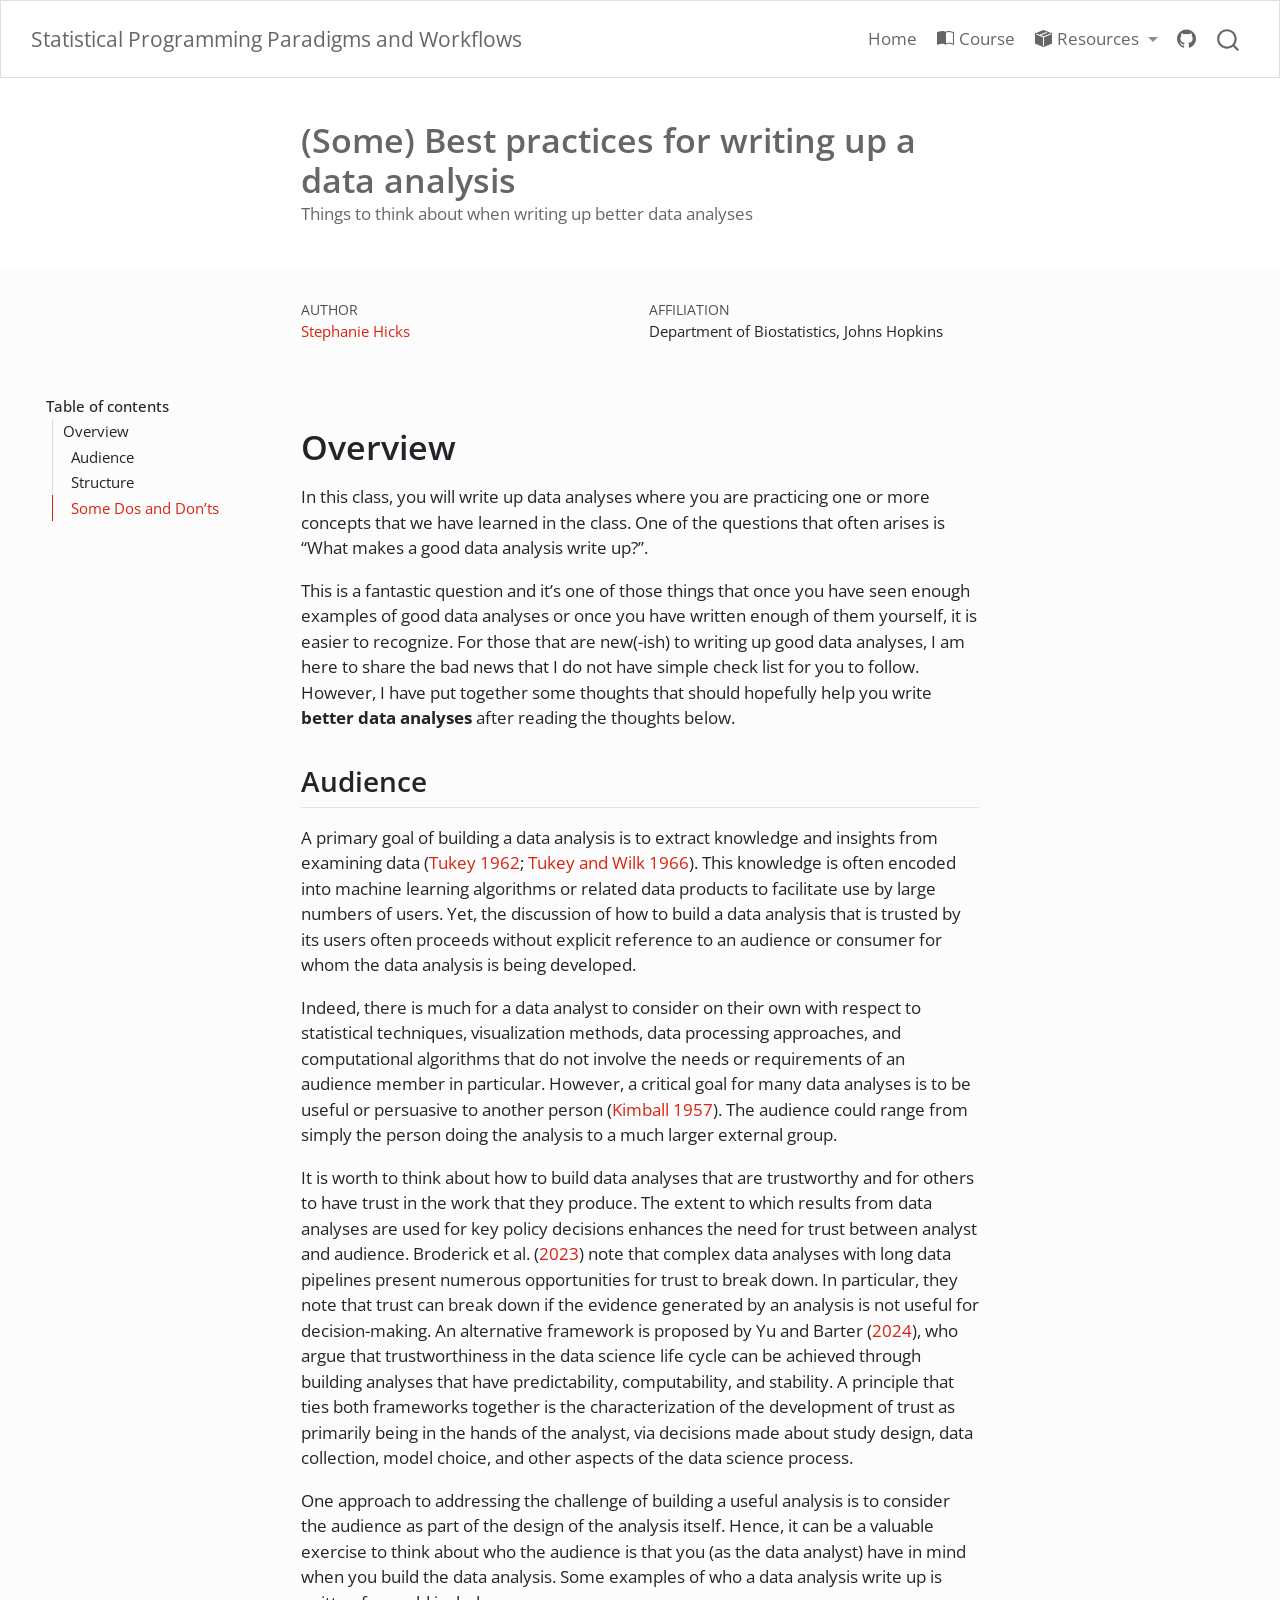
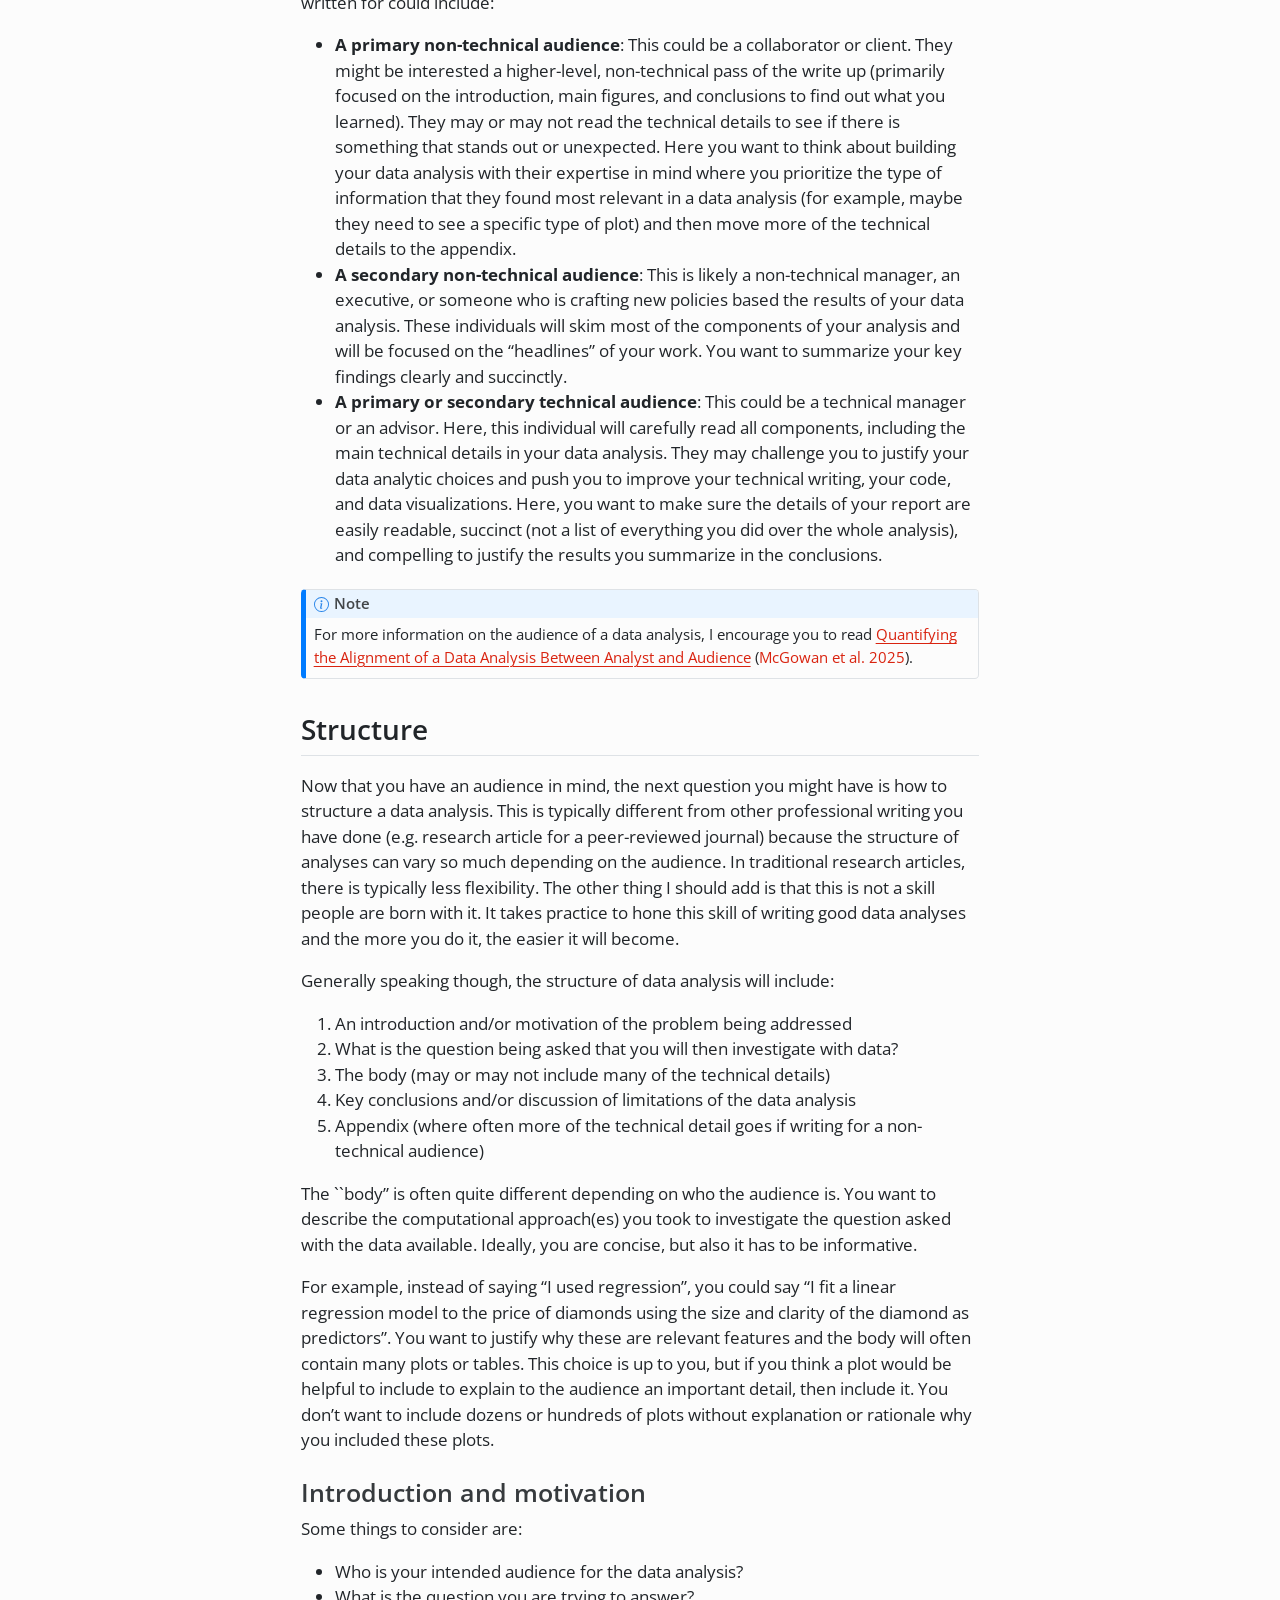
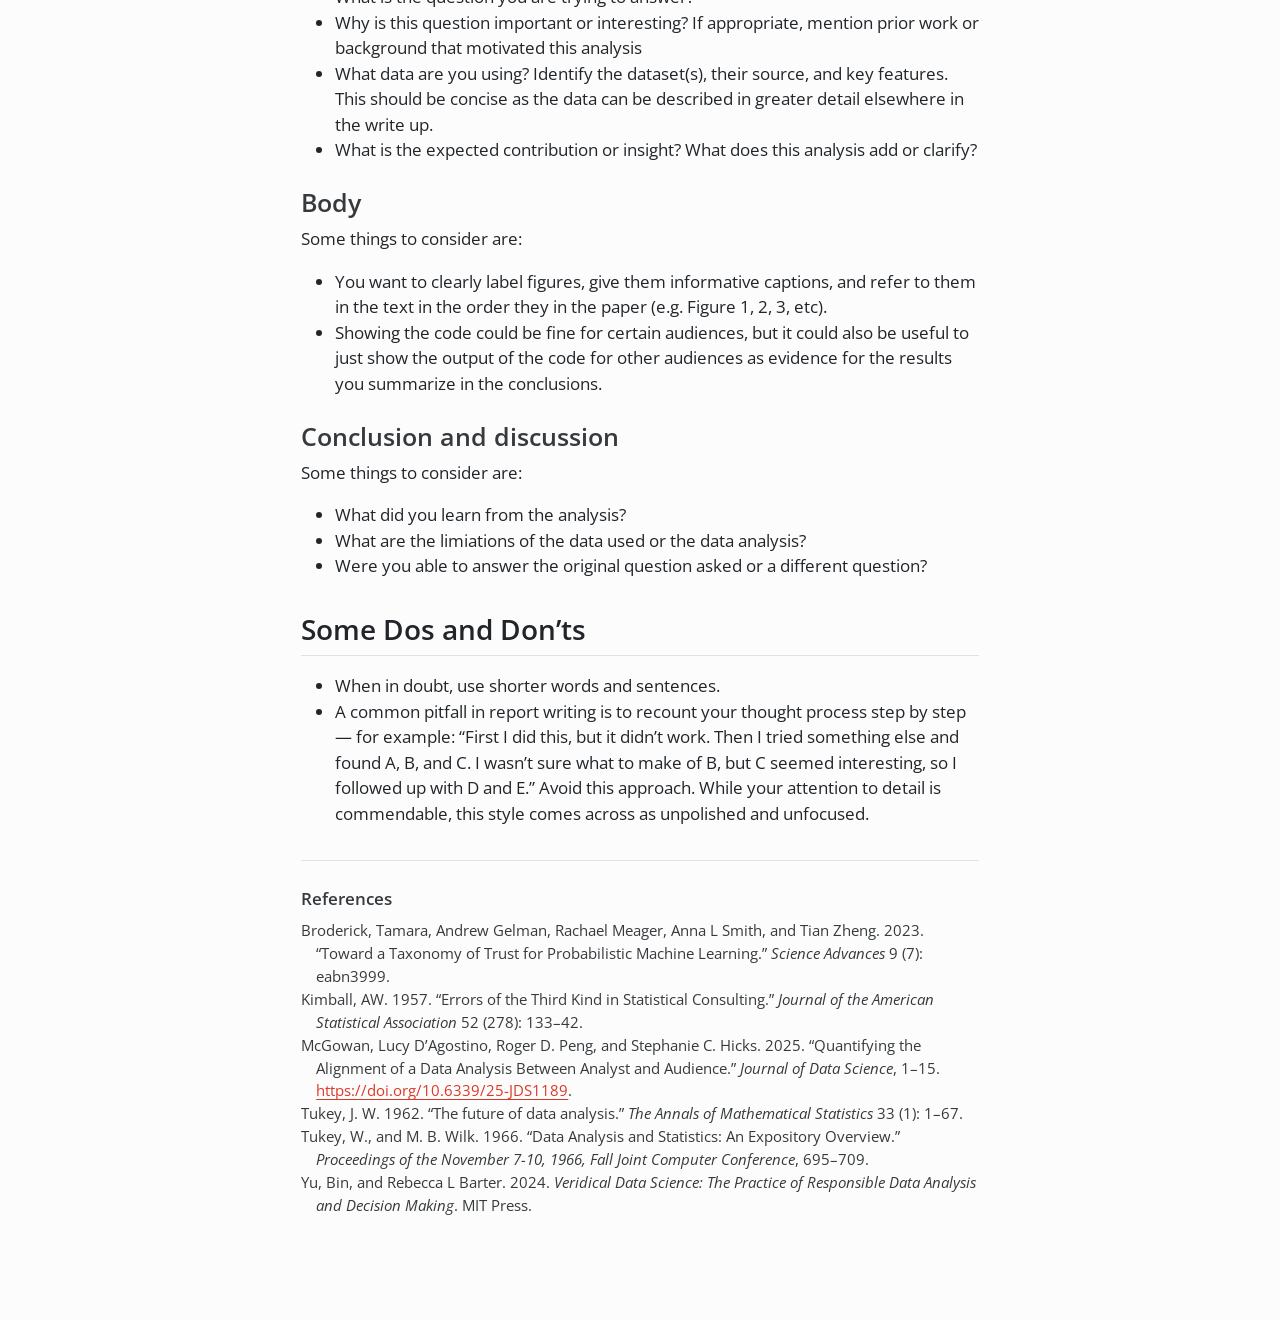
<file: readings/00-best-practices-data-analysis/index.html>
<!DOCTYPE html>
<html xmlns="http://www.w3.org/1999/xhtml" lang="en" xml:lang="en"><head>

<meta charset="utf-8">
<meta name="generator" content="quarto-1.10.19">

<meta name="viewport" content="width=device-width, initial-scale=1.0, user-scalable=yes">

<meta name="author" content="Stephanie Hicks">
<meta name="description" content="Things to think about when writing up better data analyses">

<title>(Some) Best practices for writing up a data analysis – Statistical Programming Paradigms and Workflows</title>
<style>
/* Default styles provided by pandoc.
** See https://pandoc.org/MANUAL.html#variables-for-html for config info.
*/
span.smallcaps{font-variant: small-caps;}
div.columns{display: flex; gap: 1.5em;}
div.column{flex: auto;}
@media screen {
div.columns{gap: min(4vw, 1.5em);}
div.column{overflow-x: auto;}
}
div.hanging-indent{margin-left: 1.5em; text-indent: -1.5em;}
ul.task-list{list-style: none;}
ul.task-list li input[type="checkbox"] {
  width: 0.8em;
  margin: 0 0.8em 0.2em -1em; /* quarto-specific, see https://github.com/quarto-dev/quarto-cli/issues/4556 */ 
  vertical-align: middle;
}
/* CSS for citations */
div.csl-bib-body { }
div.csl-entry {
  clear: both;
}
.hanging-indent div.csl-entry {
  margin-left:2em;
  text-indent:-2em;
}
div.csl-left-margin {
  min-width:2em;
  float:left;
}
div.csl-right-inline {
  margin-left:2em;
  padding-left:1em;
}
div.csl-indent {
  margin-left: 2em;
}</style>


<script src="../../site_libs/quarto-nav/quarto-nav.js"></script>
<script src="../../site_libs/quarto-nav/headroom.min.js"></script>
<script src="../../site_libs/clipboard/clipboard.min.js"></script>
<script src="../../site_libs/quarto-search/autocomplete.umd.js"></script>
<script src="../../site_libs/quarto-search/fuse.min.js"></script>
<script src="../../site_libs/quarto-search/quarto-search.js"></script>
<meta name="quarto:offset" content="../../">
<script src="../../site_libs/quarto-html/quarto.js" type="module"></script>
<script src="../../site_libs/quarto-html/tabsets/tabsets.js" type="module"></script>
<script src="../../site_libs/quarto-html/popper.min.js"></script>
<script src="../../site_libs/quarto-html/tippy.umd.min.js"></script>
<script src="../../site_libs/quarto-html/anchor.min.js"></script>
<link href="../../site_libs/quarto-html/tippy.css" rel="stylesheet">
<link href="../../site_libs/quarto-html/quarto-syntax-highlighting-bf27225e3a48a9273f3daa8f8e829971.css" rel="stylesheet" id="quarto-text-highlighting-styles">
<script src="../../site_libs/bootstrap/bootstrap.min.js"></script>
<link href="../../site_libs/bootstrap/bootstrap-icons.css" rel="stylesheet">
<link href="../../site_libs/bootstrap/bootstrap-bd96c79fb341d3a7dc5cc66cf6f7c539.min.css" rel="stylesheet" append-hash="true" id="quarto-bootstrap" data-mode="light">
<script id="quarto-search-options" type="application/json">{
  "location": "navbar",
  "copy-button": false,
  "collapse-after": 3,
  "panel-placement": "end",
  "type": "overlay",
  "limit": 50,
  "keyboard-shortcut": [
    "f",
    "/",
    "s"
  ],
  "show-item-context": false,
  "language": {
    "search-no-results-text": "No results",
    "search-matching-documents-text": "matching documents",
    "search-copy-link-title": "Copy link to search",
    "search-hide-matches-text": "Hide additional matches",
    "search-more-match-text": "more match in this document",
    "search-more-matches-text": "more matches in this document",
    "search-clear-button-title": "Clear",
    "search-text-placeholder": "",
    "search-detached-cancel-button-title": "Cancel",
    "search-submit-button-title": "Submit",
    "search-label": "Search"
  }
}</script>


<link rel="stylesheet" href="../../styles.css">
</head>

<body class="floating nav-fixed quarto-light">

<div id="quarto-search-results"></div>
  <header id="quarto-header" class="headroom fixed-top quarto-banner">
    <nav class="navbar navbar-expand-lg " data-bs-theme="dark">
      <div class="navbar-container container-fluid">
      <div class="navbar-brand-container mx-auto">
    <a class="navbar-brand" href="../../index.html">
    <span class="navbar-title">Statistical Programming Paradigms and Workflows</span>
    </a>
  </div>
            <div id="quarto-search" class="" title="Search"></div>
          <button class="navbar-toggler" type="button" data-bs-toggle="collapse" data-bs-target="#navbarCollapse" aria-controls="navbarCollapse" role="menu" aria-expanded="false" aria-label="Toggle navigation" onclick="if (window.quartoToggleHeadroom) { window.quartoToggleHeadroom(); }">
  <span class="navbar-toggler-icon"></span>
</button>
          <div class="collapse navbar-collapse" id="navbarCollapse">
            <ul class="navbar-nav navbar-nav-scroll ms-auto">
  <li class="nav-item">
    <a class="nav-link" href="../../index.html"> <i class="bi bi-home" role="img">
</i> 
<span class="menu-text">Home</span></a>
  </li>  
  <li class="nav-item">
    <a class="nav-link" href="../../lectures.html"> <i class="bi bi-book-half" role="img">
</i> 
<span class="menu-text">Course</span></a>
  </li>  
  <li class="nav-item dropdown ">
    <a class="nav-link dropdown-toggle" href="#" id="nav-menu-resources" role="link" data-bs-toggle="dropdown" aria-expanded="false">
      <i class="bi bi-box-seam-fill" role="img">
</i> 
 <span class="menu-text">Resources</span>
    </a>
    <ul class="dropdown-menu dropdown-menu-end" aria-labelledby="nav-menu-resources">    
        <li>
    <a class="dropdown-item" href="../../readings.html">
 <span class="dropdown-text">Pre-reading</span></a>
  </li>  
        <li>
    <a class="dropdown-item" href="../../homeworks.html">
 <span class="dropdown-text">Homeworks</span></a>
  </li>  
        <li>
    <a class="dropdown-item" href="../../resources.html">
 <span class="dropdown-text">Additional Resources</span></a>
  </li>  
    </ul>
  </li>
  <li class="nav-item compact">
    <a class="nav-link" href="https://github.com/stephaniehicks/jhustatprogramming2026"> <i class="bi bi-github" role="img">
</i> 
<span class="menu-text"></span></a>
  </li>  
</ul>
          </div> <!-- /navcollapse -->
            <div class="quarto-navbar-tools">
</div>
      </div> <!-- /container-fluid -->
    </nav>
</header>
<!-- content -->
<header id="title-block-header" class="quarto-title-block default toc-left page-columns page-full">
  <div class="quarto-title-banner page-columns page-full">
    <div class="quarto-title column-body">
      <h1 class="title">(Some) Best practices for writing up a data analysis</h1>
                  <div>
        <div class="description">
          Things to think about when writing up better data analyses
        </div>
      </div>
                </div>
  </div>
    
  <div class="quarto-title-meta-author">
    <div class="quarto-title-meta-heading">Author</div>
    <div class="quarto-title-meta-heading">Affiliation</div>
    
      <div class="quarto-title-meta-contents">
      <p class="author"><a href="https://stephaniehicks.com">Stephanie Hicks</a> </p>
    </div>
    <div class="quarto-title-meta-contents">
          <p class="affiliation">
              Department of Biostatistics, Johns Hopkins
            </p>
        </div>
    </div>

  <div class="quarto-title-meta">

        
    
      
    </div>
    
  
  </header><div id="quarto-content" class="quarto-container page-columns page-rows-contents page-layout-article page-navbar">
<!-- sidebar -->
  <nav id="quarto-sidebar" class="sidebar collapse collapse-horizontal quarto-sidebar-collapse-item sidebar-navigation floating overflow-auto">
    <nav id="TOC" role="doc-toc" class="toc-active">
    <h2 id="toc-title">Table of contents</h2>
   
  <ul>
  <li><a href="#overview" id="toc-overview" class="nav-link active" data-scroll-target="#overview">Overview</a>
  <ul class="collapse">
  <li><a href="#audience" id="toc-audience" class="nav-link" data-scroll-target="#audience">Audience</a></li>
  <li><a href="#structure" id="toc-structure" class="nav-link" data-scroll-target="#structure">Structure</a>
  <ul class="collapse">
  <li><a href="#introduction-and-motivation" id="toc-introduction-and-motivation" class="nav-link" data-scroll-target="#introduction-and-motivation">Introduction and motivation</a></li>
  <li><a href="#body" id="toc-body" class="nav-link" data-scroll-target="#body">Body</a></li>
  <li><a href="#conclusion-and-discussion" id="toc-conclusion-and-discussion" class="nav-link" data-scroll-target="#conclusion-and-discussion">Conclusion and discussion</a></li>
  </ul></li>
  <li><a href="#some-dos-and-donts" id="toc-some-dos-and-donts" class="nav-link" data-scroll-target="#some-dos-and-donts">Some Dos and Don’ts</a></li>
  </ul></li>
  </ul>
</nav>
</nav>
<div id="quarto-sidebar-glass" class="quarto-sidebar-collapse-item" data-bs-toggle="collapse" data-bs-target=".quarto-sidebar-collapse-item"></div>
<!-- margin-sidebar -->
    <div id="quarto-margin-sidebar" class="sidebar margin-sidebar zindex-bottom">
    </div>
<!-- main -->
<main class="content quarto-banner-title-block" id="quarto-document-content">





<section id="overview" class="level1">
<h1>Overview</h1>
<p>In this class, you will write up data analyses where you are practicing one or more concepts that we have learned in the class. One of the questions that often arises is “What makes a good data analysis write up?”.</p>
<p>This is a fantastic question and it’s one of those things that once you have seen enough examples of good data analyses or once you have written enough of them yourself, it is easier to recognize. For those that are new(-ish) to writing up good data analyses, I am here to share the bad news that I do not have simple check list for you to follow. However, I have put together some thoughts that should hopefully help you write <strong>better data analyses</strong> after reading the thoughts below.</p>
<section id="audience" class="level2">
<h2 class="anchored" data-anchor-id="audience">Audience</h2>
<p>A primary goal of building a data analysis is to extract knowledge and insights from examining data <span class="citation" data-cites="tuke:1962 tukeywilk1996">(<a href="#ref-tuke:1962" role="doc-biblioref">Tukey 1962</a>; <a href="#ref-tukeywilk1996" role="doc-biblioref">Tukey and Wilk 1966</a>)</span>. This knowledge is often encoded into machine learning algorithms or related data products to facilitate use by large numbers of users. Yet, the discussion of how to build a data analysis that is trusted by its users often proceeds without explicit reference to an audience or consumer for whom the data analysis is being developed.</p>
<p>Indeed, there is much for a data analyst to consider on their own with respect to statistical techniques, visualization methods, data processing approaches, and computational algorithms that do not involve the needs or requirements of an audience member in particular. However, a critical goal for many data analyses is to be useful or persuasive to another person <span class="citation" data-cites="kimball1957errors">(<a href="#ref-kimball1957errors" role="doc-biblioref">Kimball 1957</a>)</span>. The audience could range from simply the person doing the analysis to a much larger external group.</p>
<p>It is worth to think about how to build data analyses that are trustworthy and for others to have trust in the work that they produce. The extent to which results from data analyses are used for key policy decisions enhances the need for trust between analyst and audience. <span class="citation" data-cites="broderick2023toward">Broderick et al. (<a href="#ref-broderick2023toward" role="doc-biblioref">2023</a>)</span> note that complex data analyses with long data pipelines present numerous opportunities for trust to break down. In particular, they note that trust can break down if the evidence generated by an analysis is not useful for decision-making. An alternative framework is proposed by <span class="citation" data-cites="yu2024veridical">Yu and Barter (<a href="#ref-yu2024veridical" role="doc-biblioref">2024</a>)</span>, who argue that trustworthiness in the data science life cycle can be achieved through building analyses that have predictability, computability, and stability. A principle that ties both frameworks together is the characterization of the development of trust as primarily being in the hands of the analyst, via decisions made about study design, data collection, model choice, and other aspects of the data science process.</p>
<p>One approach to addressing the challenge of building a useful analysis is to consider the audience as part of the design of the analysis itself. Hence, it can be a valuable exercise to think about who the audience is that you (as the data analyst) have in mind when you build the data analysis. Some examples of who a data analysis write up is written for could include:</p>
<ul>
<li><strong>A primary non-technical audience</strong>: This could be a collaborator or client. They might be interested a higher-level, non-technical pass of the write up (primarily focused on the introduction, main figures, and conclusions to find out what you learned). They may or may not read the technical details to see if there is something that stands out or unexpected. Here you want to think about building your data analysis with their expertise in mind where you prioritize the type of information that they found most relevant in a data analysis (for example, maybe they need to see a specific type of plot) and then move more of the technical details to the appendix.</li>
<li><strong>A secondary non-technical audience</strong>: This is likely a non-technical manager, an executive, or someone who is crafting new policies based the results of your data analysis. These individuals will skim most of the components of your analysis and will be focused on the “headlines” of your work. You want to summarize your key findings clearly and succinctly.</li>
<li><strong>A primary or secondary technical audience</strong>: This could be a technical manager or an advisor. Here, this individual will carefully read all components, including the main technical details in your data analysis. They may challenge you to justify your data analytic choices and push you to improve your technical writing, your code, and data visualizations. Here, you want to make sure the details of your report are easily readable, succinct (not a list of everything you did over the whole analysis), and compelling to justify the results you summarize in the conclusions.</li>
</ul>
<div class="callout callout-style-default callout-note callout-titled">
<div class="callout-header d-flex align-content-center">
<div class="callout-icon-container">
<i class="callout-icon"></i>
</div>
<div class="callout-title-container flex-fill">
Note
</div>
</div>
<div class="callout-body-container callout-body">
<p>For more information on the audience of a data analysis, I encourage you to read <a href="https://doi.org/10.6339/25-JDS1189">Quantifying the Alignment of a Data Analysis Between Analyst and Audience</a> <span class="citation" data-cites="mcgowan_peng_hicks_2025">(<a href="#ref-mcgowan_peng_hicks_2025" role="doc-biblioref">McGowan et al. 2025</a>)</span>.</p>
</div>
</div>
</section>
<section id="structure" class="level2">
<h2 class="anchored" data-anchor-id="structure">Structure</h2>
<p>Now that you have an audience in mind, the next question you might have is how to structure a data analysis. This is typically different from other professional writing you have done (e.g.&nbsp;research article for a peer-reviewed journal) because the structure of analyses can vary so much depending on the audience. In traditional research articles, there is typically less flexibility. The other thing I should add is that this is not a skill people are born with it. It takes practice to hone this skill of writing good data analyses and the more you do it, the easier it will become.</p>
<p>Generally speaking though, the structure of data analysis will include:</p>
<ol type="1">
<li>An introduction and/or motivation of the problem being addressed</li>
<li>What is the question being asked that you will then investigate with data?</li>
<li>The body (may or may not include many of the technical details)</li>
<li>Key conclusions and/or discussion of limitations of the data analysis</li>
<li>Appendix (where often more of the technical detail goes if writing for a non-technical audience)</li>
</ol>
<p>The ``body” is often quite different depending on who the audience is. You want to describe the computational approach(es) you took to investigate the question asked with the data available. Ideally, you are concise, but also it has to be informative.</p>
<p>For example, instead of saying “I used regression”, you could say “I fit a linear regression model to the price of diamonds using the size and clarity of the diamond as predictors”. You want to justify why these are relevant features and the body will often contain many plots or tables. This choice is up to you, but if you think a plot would be helpful to include to explain to the audience an important detail, then include it. You don’t want to include dozens or hundreds of plots without explanation or rationale why you included these plots.</p>
<section id="introduction-and-motivation" class="level3">
<h3 class="anchored" data-anchor-id="introduction-and-motivation">Introduction and motivation</h3>
<p>Some things to consider are:</p>
<ul>
<li>Who is your intended audience for the data analysis?</li>
<li>What is the question you are trying to answer?</li>
<li>Why is this question important or interesting? If appropriate, mention prior work or background that motivated this analysis</li>
<li>What data are you using? Identify the dataset(s), their source, and key features. This should be concise as the data can be described in greater detail elsewhere in the write up.</li>
<li>What is the expected contribution or insight? What does this analysis add or clarify?</li>
</ul>
</section>
<section id="body" class="level3">
<h3 class="anchored" data-anchor-id="body">Body</h3>
<p>Some things to consider are:</p>
<ul>
<li>You want to clearly label figures, give them informative captions, and refer to them in the text in the order they in the paper (e.g.&nbsp;Figure 1, 2, 3, etc).</li>
<li>Showing the code could be fine for certain audiences, but it could also be useful to just show the output of the code for other audiences as evidence for the results you summarize in the conclusions.</li>
</ul>
</section>
<section id="conclusion-and-discussion" class="level3">
<h3 class="anchored" data-anchor-id="conclusion-and-discussion">Conclusion and discussion</h3>
<p>Some things to consider are:</p>
<ul>
<li>What did you learn from the analysis?</li>
<li>What are the limiations of the data used or the data analysis?</li>
<li>Were you able to answer the original question asked or a different question?</li>
</ul>
</section>
</section>
<section id="some-dos-and-donts" class="level2">
<h2 class="anchored" data-anchor-id="some-dos-and-donts">Some Dos and Don’ts</h2>
<ul>
<li>When in doubt, use shorter words and sentences.</li>
<li>A common pitfall in report writing is to recount your thought process step by step — for example: “First I did this, but it didn’t work. Then I tried something else and found A, B, and C. I wasn’t sure what to make of B, but C seemed interesting, so I followed up with D and E.” Avoid this approach. While your attention to detail is commendable, this style comes across as unpolished and unfocused.</li>
</ul>



</section>
</section>

<div id="quarto-appendix" class="default"><section class="quarto-appendix-contents" role="doc-bibliography" id="quarto-bibliography"><h2 class="anchored quarto-appendix-heading">References</h2><div id="refs" class="references csl-bib-body hanging-indent" role="list">
<div id="ref-broderick2023toward" class="csl-entry" role="listitem">
Broderick, Tamara, Andrew Gelman, Rachael Meager, Anna L Smith, and Tian Zheng. 2023. <span>“Toward a Taxonomy of Trust for Probabilistic Machine Learning.”</span> <em>Science Advances</em> 9 (7): eabn3999.
</div>
<div id="ref-kimball1957errors" class="csl-entry" role="listitem">
Kimball, AW. 1957. <span>“Errors of the Third Kind in Statistical Consulting.”</span> <em>Journal of the American Statistical Association</em> 52 (278): 133–42.
</div>
<div id="ref-mcgowan_peng_hicks_2025" class="csl-entry" role="listitem">
McGowan, Lucy D’Agostino, Roger D. Peng, and Stephanie C. Hicks. 2025. <span>“Quantifying the Alignment of a Data Analysis Between Analyst and Audience.”</span> <em>Journal of Data Science</em>, 1–15. <a href="https://doi.org/10.6339/25-JDS1189">https://doi.org/10.6339/25-JDS1189</a>.
</div>
<div id="ref-tuke:1962" class="csl-entry" role="listitem">
Tukey, J. W. 1962. <span>“<span class="nocase">The future of data analysis</span>.”</span> <em>The Annals of Mathematical Statistics</em> 33 (1): 1–67.
</div>
<div id="ref-tukeywilk1996" class="csl-entry" role="listitem">
Tukey, W., and M. B. Wilk. 1966. <span>“Data Analysis and Statistics: An Expository Overview.”</span> <em>Proceedings of the November 7-10, 1966, Fall Joint Computer Conference</em>, 695–709.
</div>
<div id="ref-yu2024veridical" class="csl-entry" role="listitem">
Yu, Bin, and Rebecca L Barter. 2024. <em>Veridical Data Science: The Practice of Responsible Data Analysis and Decision Making</em>. MIT Press.
</div>
</div></section></div></main> <!-- /main -->
<script id="quarto-html-after-body" type="application/javascript">
  window.document.addEventListener("DOMContentLoaded", function (event) {
    const icon = "";
    const anchorJS = new window.AnchorJS();
    anchorJS.options = {
      placement: 'right',
      icon: icon
    };
    anchorJS.add('.anchored');
    const isCodeAnnotation = (el) => {
      for (const clz of el.classList) {
        if (clz.startsWith('code-annotation-')) {                     
          return true;
        }
      }
      return false;
    }
    const onCopySuccess = function(e) {
      // button target
      const button = e.trigger;
      // don't keep focus
      button.blur();
      // flash "checked"
      button.classList.add('code-copy-button-checked');
      var currentTitle = button.getAttribute("title");
      button.setAttribute("title", "Copied!");
      let tooltip;
      if (window.bootstrap) {
        button.setAttribute("data-bs-toggle", "tooltip");
        button.setAttribute("data-bs-placement", "left");
        button.setAttribute("data-bs-title", "Copied!");
        tooltip = new bootstrap.Tooltip(button, 
          { trigger: "manual", 
            customClass: "code-copy-button-tooltip",
            offset: [0, -8]});
        tooltip.show();    
      }
      setTimeout(function() {
        if (tooltip) {
          tooltip.hide();
          button.removeAttribute("data-bs-title");
          button.removeAttribute("data-bs-toggle");
          button.removeAttribute("data-bs-placement");
        }
        button.setAttribute("title", currentTitle);
        button.classList.remove('code-copy-button-checked');
      }, 1000);
      // clear code selection
      e.clearSelection();
    }
    const getTextToCopy = function(trigger) {
      const outerScaffold = trigger.parentElement.cloneNode(true);
      const codeEl = outerScaffold.querySelector('code');
      for (const childEl of codeEl.children) {
        if (isCodeAnnotation(childEl)) {
          childEl.remove();
        }
      }
      return codeEl.innerText;
    }
    const clipboard = new window.ClipboardJS('.code-copy-button:not([data-in-quarto-modal])', {
      text: getTextToCopy
    });
    clipboard.on('success', onCopySuccess);
    if (window.document.getElementById('quarto-embedded-source-code-modal')) {
      const clipboardModal = new window.ClipboardJS('.code-copy-button[data-in-quarto-modal]', {
        text: getTextToCopy,
        container: window.document.getElementById('quarto-embedded-source-code-modal')
      });
      clipboardModal.on('success', onCopySuccess);
    }
      var localhostRegex = new RegExp(/^(?:http|https):\/\/localhost\:?[0-9]*\//);
      var mailtoRegex = new RegExp(/^mailto:/);
        var filterRegex = new RegExp("https:\/\/stephaniehicks\.github\.io\/jhustatprogramming2026\/");
      var isInternal = (href) => {
          return filterRegex.test(href) || localhostRegex.test(href) || mailtoRegex.test(href);
      }
      // Inspect non-navigation links and adorn them if external
     var links = window.document.querySelectorAll('a[href]:not(.nav-link):not(.navbar-brand):not(.toc-action):not(.sidebar-link):not(.sidebar-item-toggle):not(.pagination-link):not(.no-external):not([aria-hidden]):not(.dropdown-item):not(.quarto-navigation-tool):not(.about-link)');
      for (var i=0; i<links.length; i++) {
        const link = links[i];
        if (!isInternal(link.href)) {
          // undo the damage that might have been done by quarto-nav.js in the case of
          // links that we want to consider external
          if (link.dataset.originalHref !== undefined) {
            link.href = link.dataset.originalHref;
          }
        }
      }
    function tippyHover(el, contentFn, onTriggerFn, onUntriggerFn) {
      const config = {
        allowHTML: true,
        maxWidth: 500,
        delay: 100,
        arrow: false,
        appendTo: function(el) {
            return el.parentElement;
        },
        interactive: true,
        interactiveBorder: 10,
        theme: 'quarto',
        placement: 'bottom-start',
      };
      if (contentFn) {
        config.content = contentFn;
      }
      if (onTriggerFn) {
        config.onTrigger = onTriggerFn;
      }
      if (onUntriggerFn) {
        config.onUntrigger = onUntriggerFn;
      }
      window.tippy(el, config); 
    }
    const noterefs = window.document.querySelectorAll('a[role="doc-noteref"]');
    for (var i=0; i<noterefs.length; i++) {
      const ref = noterefs[i];
      tippyHover(ref, function() {
        // use id or data attribute instead here
        let href = ref.getAttribute('data-footnote-href') || ref.getAttribute('href');
        try { href = new URL(href).hash; } catch {}
        const id = href.replace(/^#\/?/, "");
        const note = window.document.getElementById(id);
        if (note) {
          return note.innerHTML;
        } else {
          return "";
        }
      });
    }
    const xrefs = window.document.querySelectorAll('a.quarto-xref');
    const processXRef = (id, note) => {
      // Strip column container classes
      const stripColumnClz = (el) => {
        el.classList.remove("page-full", "page-columns");
        if (el.children) {
          for (const child of el.children) {
            stripColumnClz(child);
          }
        }
      }
      stripColumnClz(note)
      if (id === null || id.startsWith('sec-')) {
        // Special case sections, only their first couple elements
        const container = document.createElement("div");
        if (note.children && note.children.length > 2) {
          container.appendChild(note.children[0].cloneNode(true));
          for (let i = 1; i < note.children.length; i++) {
            const child = note.children[i];
            if (child.tagName === "P" && child.innerText === "") {
              continue;
            } else {
              container.appendChild(child.cloneNode(true));
              break;
            }
          }
          if (window.Quarto?.typesetMath) {
            window.Quarto.typesetMath(container);
          }
          return container.innerHTML
        } else {
          if (window.Quarto?.typesetMath) {
            window.Quarto.typesetMath(note);
          }
          return note.innerHTML;
        }
      } else {
        // Remove any anchor links if they are present
        const anchorLink = note.querySelector('a.anchorjs-link');
        if (anchorLink) {
          anchorLink.remove();
        }
        if (window.Quarto?.typesetMath) {
          window.Quarto.typesetMath(note);
        }
        if (note.classList.contains("callout")) {
          return note.outerHTML;
        } else {
          return note.innerHTML;
        }
      }
    }
    for (var i=0; i<xrefs.length; i++) {
      const xref = xrefs[i];
      tippyHover(xref, undefined, function(instance) {
        instance.disable();
        let url = xref.getAttribute('href');
        let hash = undefined; 
        if (url.startsWith('#')) {
          hash = url;
        } else {
          try { hash = new URL(url).hash; } catch {}
        }
        if (hash) {
          const id = hash.replace(/^#\/?/, "");
          const note = window.document.getElementById(id);
          if (note !== null) {
            try {
              const html = processXRef(id, note.cloneNode(true));
              instance.setContent(html);
            } finally {
              instance.enable();
              instance.show();
            }
          } else {
            // See if we can fetch this
            fetch(url.split('#')[0])
            .then(res => res.text())
            .then(html => {
              const parser = new DOMParser();
              const htmlDoc = parser.parseFromString(html, "text/html");
              const note = htmlDoc.getElementById(id);
              if (note !== null) {
                const html = processXRef(id, note);
                instance.setContent(html);
              } 
            }).finally(() => {
              instance.enable();
              instance.show();
            });
          }
        } else {
          // See if we can fetch a full url (with no hash to target)
          // This is a special case and we should probably do some content thinning / targeting
          fetch(url)
          .then(res => res.text())
          .then(html => {
            const parser = new DOMParser();
            const htmlDoc = parser.parseFromString(html, "text/html");
            const note = htmlDoc.querySelector('main.content');
            if (note !== null) {
              // This should only happen for chapter cross references
              // (since there is no id in the URL)
              // remove the first header
              if (note.children.length > 0 && note.children[0].tagName === "HEADER") {
                note.children[0].remove();
              }
              const html = processXRef(null, note);
              instance.setContent(html);
            } 
          }).finally(() => {
            instance.enable();
            instance.show();
          });
        }
      }, function(instance) {
      });
    }
        let selectedAnnoteEl;
        const selectorForAnnotation = ( cell, annotation) => {
          let cellAttr = 'data-code-cell="' + cell + '"';
          let lineAttr = 'data-code-annotation="' +  annotation + '"';
          const selector = 'span[' + cellAttr + '][' + lineAttr + ']';
          return selector;
        }
        const selectCodeLines = (annoteEl) => {
          const doc = window.document;
          const targetCell = annoteEl.getAttribute("data-target-cell");
          const targetAnnotation = annoteEl.getAttribute("data-target-annotation");
          const annoteSpan = window.document.querySelector(selectorForAnnotation(targetCell, targetAnnotation));
          const lines = annoteSpan.getAttribute("data-code-lines").split(",");
          const lineIds = lines.map((line) => {
            return targetCell + "-" + line;
          })
          let top = null;
          let height = null;
          let parent = null;
          if (lineIds.length > 0) {
              //compute the position of the single el (top and bottom and make a div)
              const el = window.document.getElementById(lineIds[0]);
              top = el.offsetTop;
              height = el.offsetHeight;
              parent = el.parentElement.parentElement;
            if (lineIds.length > 1) {
              const lastEl = window.document.getElementById(lineIds[lineIds.length - 1]);
              const bottom = lastEl.offsetTop + lastEl.offsetHeight;
              height = bottom - top;
            }
            if (top !== null && height !== null && parent !== null) {
              // cook up a div (if necessary) and position it 
              let div = window.document.getElementById("code-annotation-line-highlight");
              if (div === null) {
                div = window.document.createElement("div");
                div.setAttribute("id", "code-annotation-line-highlight");
                div.style.position = 'absolute';
                parent.appendChild(div);
              }
              div.style.top = top - 2 + "px";
              div.style.height = height + 4 + "px";
              div.style.left = 0;
              let gutterDiv = window.document.getElementById("code-annotation-line-highlight-gutter");
              if (gutterDiv === null) {
                gutterDiv = window.document.createElement("div");
                gutterDiv.setAttribute("id", "code-annotation-line-highlight-gutter");
                gutterDiv.style.position = 'absolute';
                const codeCell = window.document.getElementById(targetCell);
                const gutter = codeCell.querySelector('.code-annotation-gutter');
                gutter.appendChild(gutterDiv);
              }
              gutterDiv.style.top = top - 2 + "px";
              gutterDiv.style.height = height + 4 + "px";
            }
            selectedAnnoteEl = annoteEl;
          }
        };
        const unselectCodeLines = () => {
          const elementsIds = ["code-annotation-line-highlight", "code-annotation-line-highlight-gutter"];
          elementsIds.forEach((elId) => {
            const div = window.document.getElementById(elId);
            if (div) {
              div.remove();
            }
          });
          selectedAnnoteEl = undefined;
        };
          // Handle positioning of the toggle
      window.addEventListener(
        "resize",
        throttle(() => {
          elRect = undefined;
          if (selectedAnnoteEl) {
            selectCodeLines(selectedAnnoteEl);
          }
        }, 10)
      );
      function throttle(fn, ms) {
      let throttle = false;
      let timer;
        return (...args) => {
          if(!throttle) { // first call gets through
              fn.apply(this, args);
              throttle = true;
          } else { // all the others get throttled
              if(timer) clearTimeout(timer); // cancel #2
              timer = setTimeout(() => {
                fn.apply(this, args);
                timer = throttle = false;
              }, ms);
          }
        };
      }
        // Attach click handler to the DT
        const annoteDls = window.document.querySelectorAll('dt[data-target-cell]');
        for (const annoteDlNode of annoteDls) {
          annoteDlNode.addEventListener('click', (event) => {
            const clickedEl = event.target;
            if (clickedEl !== selectedAnnoteEl) {
              unselectCodeLines();
              const activeEl = window.document.querySelector('dt[data-target-cell].code-annotation-active');
              if (activeEl) {
                activeEl.classList.remove('code-annotation-active');
              }
              selectCodeLines(clickedEl);
              clickedEl.classList.add('code-annotation-active');
            } else {
              // Unselect the line
              unselectCodeLines();
              clickedEl.classList.remove('code-annotation-active');
            }
          });
        }
    const findCites = (el) => {
      const parentEl = el.parentElement;
      if (parentEl) {
        const cites = parentEl.dataset.cites;
        if (cites) {
          return {
            el,
            cites: cites.split(' ')
          };
        } else {
          return findCites(el.parentElement)
        }
      } else {
        return undefined;
      }
    };
    var bibliorefs = window.document.querySelectorAll('a[role="doc-biblioref"]');
    for (var i=0; i<bibliorefs.length; i++) {
      const ref = bibliorefs[i];
      const citeInfo = findCites(ref);
      if (citeInfo) {
        tippyHover(citeInfo.el, function() {
          var popup = window.document.createElement('div');
          citeInfo.cites.forEach(function(cite) {
            var citeDiv = window.document.createElement('div');
            citeDiv.classList.add('hanging-indent');
            citeDiv.classList.add('csl-entry');
            var biblioDiv = window.document.getElementById('ref-' + cite);
            if (biblioDiv) {
              citeDiv.innerHTML = biblioDiv.innerHTML;
            }
            popup.appendChild(citeDiv);
          });
          return popup.innerHTML;
        });
      }
    }
  });
  </script>
</div> <!-- /content -->




</body></html>
</file>
<file: site_libs/quarto-html/tippy.css>
.tippy-box[data-animation=fade][data-state=hidden]{opacity:0}[data-tippy-root]{max-width:calc(100vw - 10px)}.tippy-box{position:relative;background-color:#333;color:#fff;border-radius:4px;font-size:14px;line-height:1.4;white-space:normal;outline:0;transition-property:transform,visibility,opacity}.tippy-box[data-placement^=top]>.tippy-arrow{bottom:0}.tippy-box[data-placement^=top]>.tippy-arrow:before{bottom:-7px;left:0;border-width:8px 8px 0;border-top-color:initial;transform-origin:center top}.tippy-box[data-placement^=bottom]>.tippy-arrow{top:0}.tippy-box[data-placement^=bottom]>.tippy-arrow:before{top:-7px;left:0;border-width:0 8px 8px;border-bottom-color:initial;transform-origin:center bottom}.tippy-box[data-placement^=left]>.tippy-arrow{right:0}.tippy-box[data-placement^=left]>.tippy-arrow:before{border-width:8px 0 8px 8px;border-left-color:initial;right:-7px;transform-origin:center left}.tippy-box[data-placement^=right]>.tippy-arrow{left:0}.tippy-box[data-placement^=right]>.tippy-arrow:before{left:-7px;border-width:8px 8px 8px 0;border-right-color:initial;transform-origin:center right}.tippy-box[data-inertia][data-state=visible]{transition-timing-function:cubic-bezier(.54,1.5,.38,1.11)}.tippy-arrow{width:16px;height:16px;color:#333}.tippy-arrow:before{content:"";position:absolute;border-color:transparent;border-style:solid}.tippy-content{position:relative;padding:5px 9px;z-index:1}
</file>
<file: site_libs/quarto-html/quarto-syntax-highlighting-bf27225e3a48a9273f3daa8f8e829971.css>
/* quarto syntax highlight colors */
:root {
  --quarto-hl-ot-color: #003B4F;
  --quarto-hl-at-color: #657422;
  --quarto-hl-ss-color: #20794D;
  --quarto-hl-an-color: #5E5E5E;
  --quarto-hl-fu-color: #4758AB;
  --quarto-hl-st-color: #20794D;
  --quarto-hl-cf-color: #003B4F;
  --quarto-hl-op-color: #5E5E5E;
  --quarto-hl-er-color: #AD0000;
  --quarto-hl-bn-color: #AD0000;
  --quarto-hl-al-color: #AD0000;
  --quarto-hl-va-color: #111111;
  --quarto-hl-bu-color: inherit;
  --quarto-hl-ex-color: inherit;
  --quarto-hl-pp-color: #AD0000;
  --quarto-hl-in-color: #5E5E5E;
  --quarto-hl-vs-color: #20794D;
  --quarto-hl-wa-color: #5E5E5E;
  --quarto-hl-do-color: #5E5E5E;
  --quarto-hl-im-color: #00769E;
  --quarto-hl-ch-color: #20794D;
  --quarto-hl-dt-color: #AD0000;
  --quarto-hl-fl-color: #AD0000;
  --quarto-hl-co-color: #5E5E5E;
  --quarto-hl-cv-color: #5E5E5E;
  --quarto-hl-cn-color: #8f5902;
  --quarto-hl-sc-color: #5E5E5E;
  --quarto-hl-dv-color: #AD0000;
  --quarto-hl-kw-color: #003B4F;
}

/* other quarto variables */
:root {
  --quarto-font-monospace: SFMono-Regular, Menlo, Monaco, Consolas, "Liberation Mono", "Courier New", monospace;
}

/* syntax highlight based on Pandoc's rules */
pre > code.sourceCode > span {
  color: #003B4F;
}

code.sourceCode > span {
  color: #003B4F;
}

div.sourceCode,
div.sourceCode pre.sourceCode {
  color: #003B4F;
}

/* Normal */
code span {
  color: #003B4F;
}

/* Alert */
code span.al {
  color: #AD0000;
  font-style: inherit;
}

/* Annotation */
code span.an {
  color: #5E5E5E;
  font-style: inherit;
}

/* Attribute */
code span.at {
  color: #657422;
  font-style: inherit;
}

/* BaseN */
code span.bn {
  color: #AD0000;
  font-style: inherit;
}

/* BuiltIn */
code span.bu {
  font-style: inherit;
}

/* ControlFlow */
code span.cf {
  color: #003B4F;
  font-weight: bold;
  font-style: inherit;
}

/* Char */
code span.ch {
  color: #20794D;
  font-style: inherit;
}

/* Constant */
code span.cn {
  color: #8f5902;
  font-style: inherit;
}

/* Comment */
code span.co {
  color: #5E5E5E;
  font-style: inherit;
}

/* CommentVar */
code span.cv {
  color: #5E5E5E;
  font-style: italic;
}

/* Documentation */
code span.do {
  color: #5E5E5E;
  font-style: italic;
}

/* DataType */
code span.dt {
  color: #AD0000;
  font-style: inherit;
}

/* DecVal */
code span.dv {
  color: #AD0000;
  font-style: inherit;
}

/* Error */
code span.er {
  color: #AD0000;
  font-style: inherit;
}

/* Extension */
code span.ex {
  font-style: inherit;
}

/* Float */
code span.fl {
  color: #AD0000;
  font-style: inherit;
}

/* Function */
code span.fu {
  color: #4758AB;
  font-style: inherit;
}

/* Import */
code span.im {
  color: #00769E;
  font-style: inherit;
}

/* Information */
code span.in {
  color: #5E5E5E;
  font-style: inherit;
}

/* Keyword */
code span.kw {
  color: #003B4F;
  font-weight: bold;
  font-style: inherit;
}

/* Operator */
code span.op {
  color: #5E5E5E;
  font-style: inherit;
}

/* Other */
code span.ot {
  color: #003B4F;
  font-style: inherit;
}

/* Preprocessor */
code span.pp {
  color: #AD0000;
  font-style: inherit;
}

/* SpecialChar */
code span.sc {
  color: #5E5E5E;
  font-style: inherit;
}

/* SpecialString */
code span.ss {
  color: #20794D;
  font-style: inherit;
}

/* String */
code span.st {
  color: #20794D;
  font-style: inherit;
}

/* Variable */
code span.va {
  color: #111111;
  font-style: inherit;
}

/* VerbatimString */
code span.vs {
  color: #20794D;
  font-style: inherit;
}

/* Warning */
code span.wa {
  color: #5E5E5E;
  font-style: italic;
}

.prevent-inlining {
  content: "</";
}

/*# sourceMappingURL=8be38f48d34c45af72792cbd699585e7.css.map */
</file>
<file: styles.css>
/* css styles */
</file>
